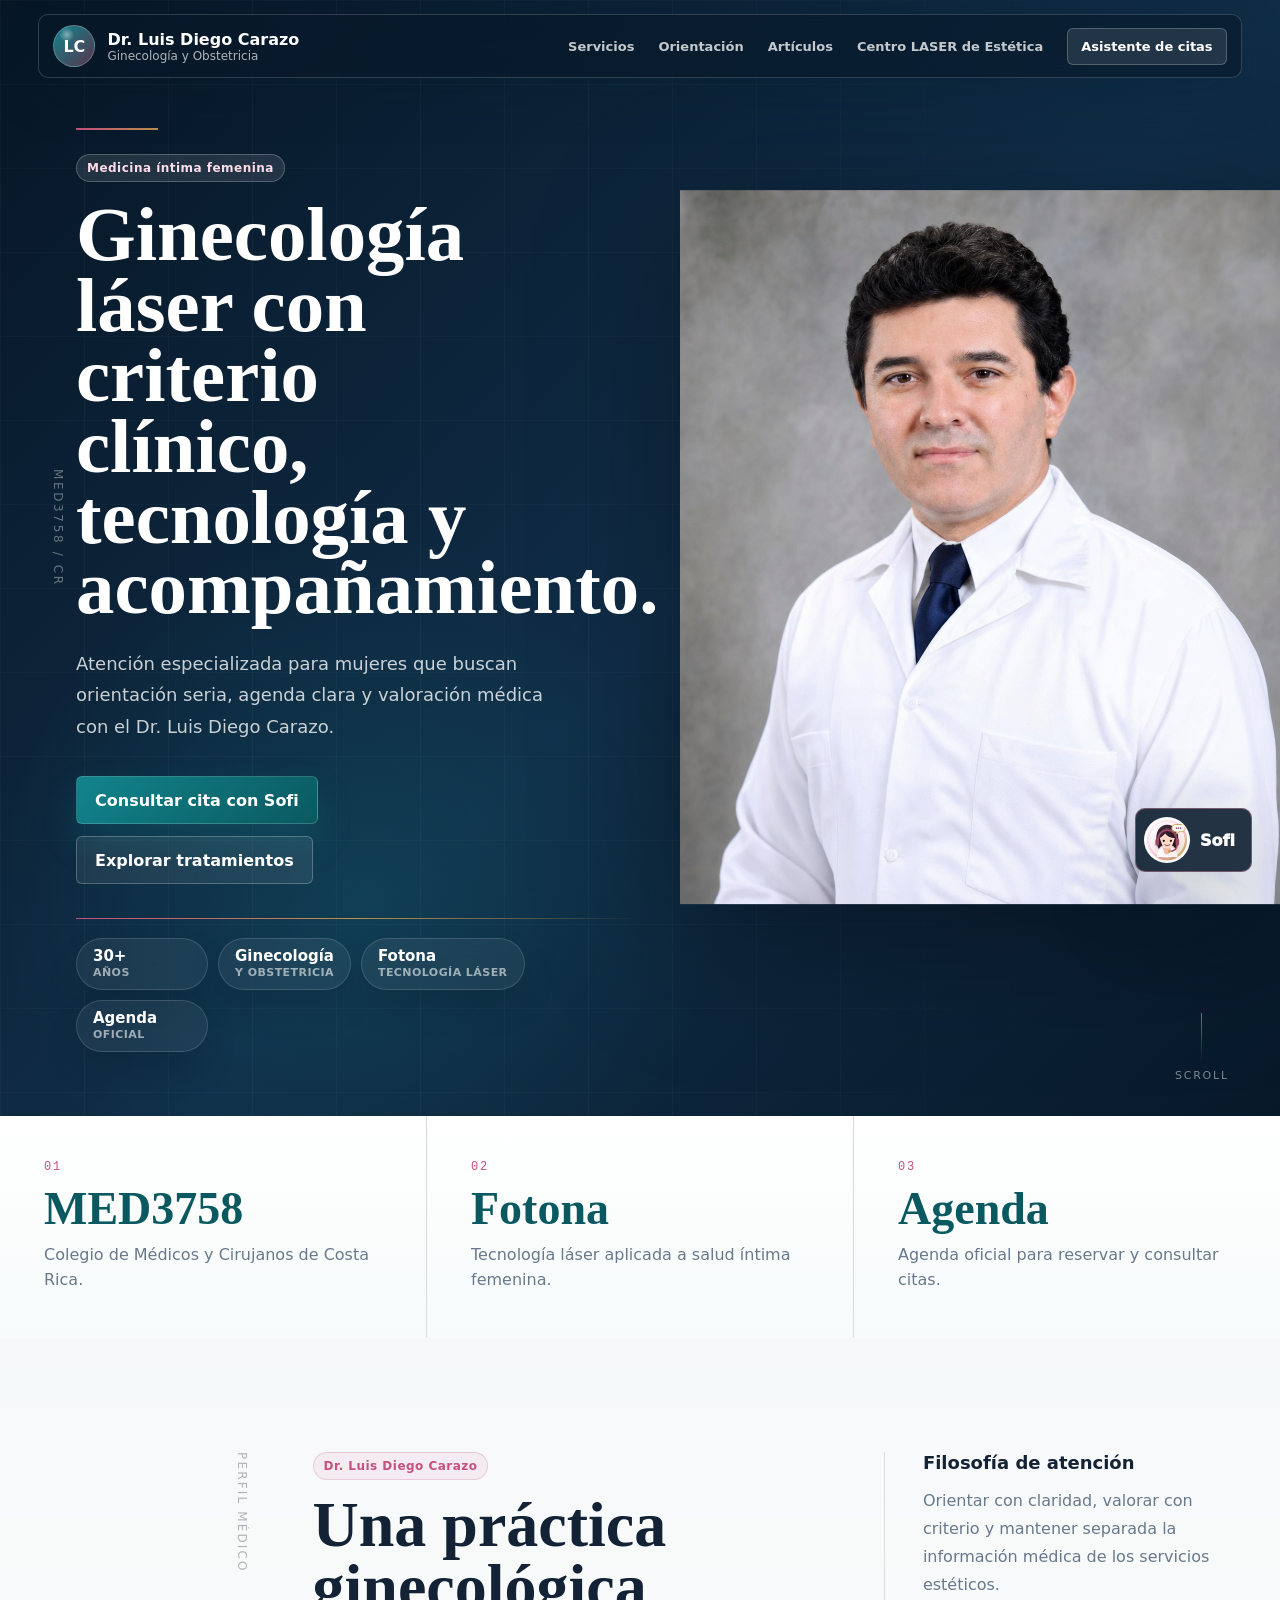
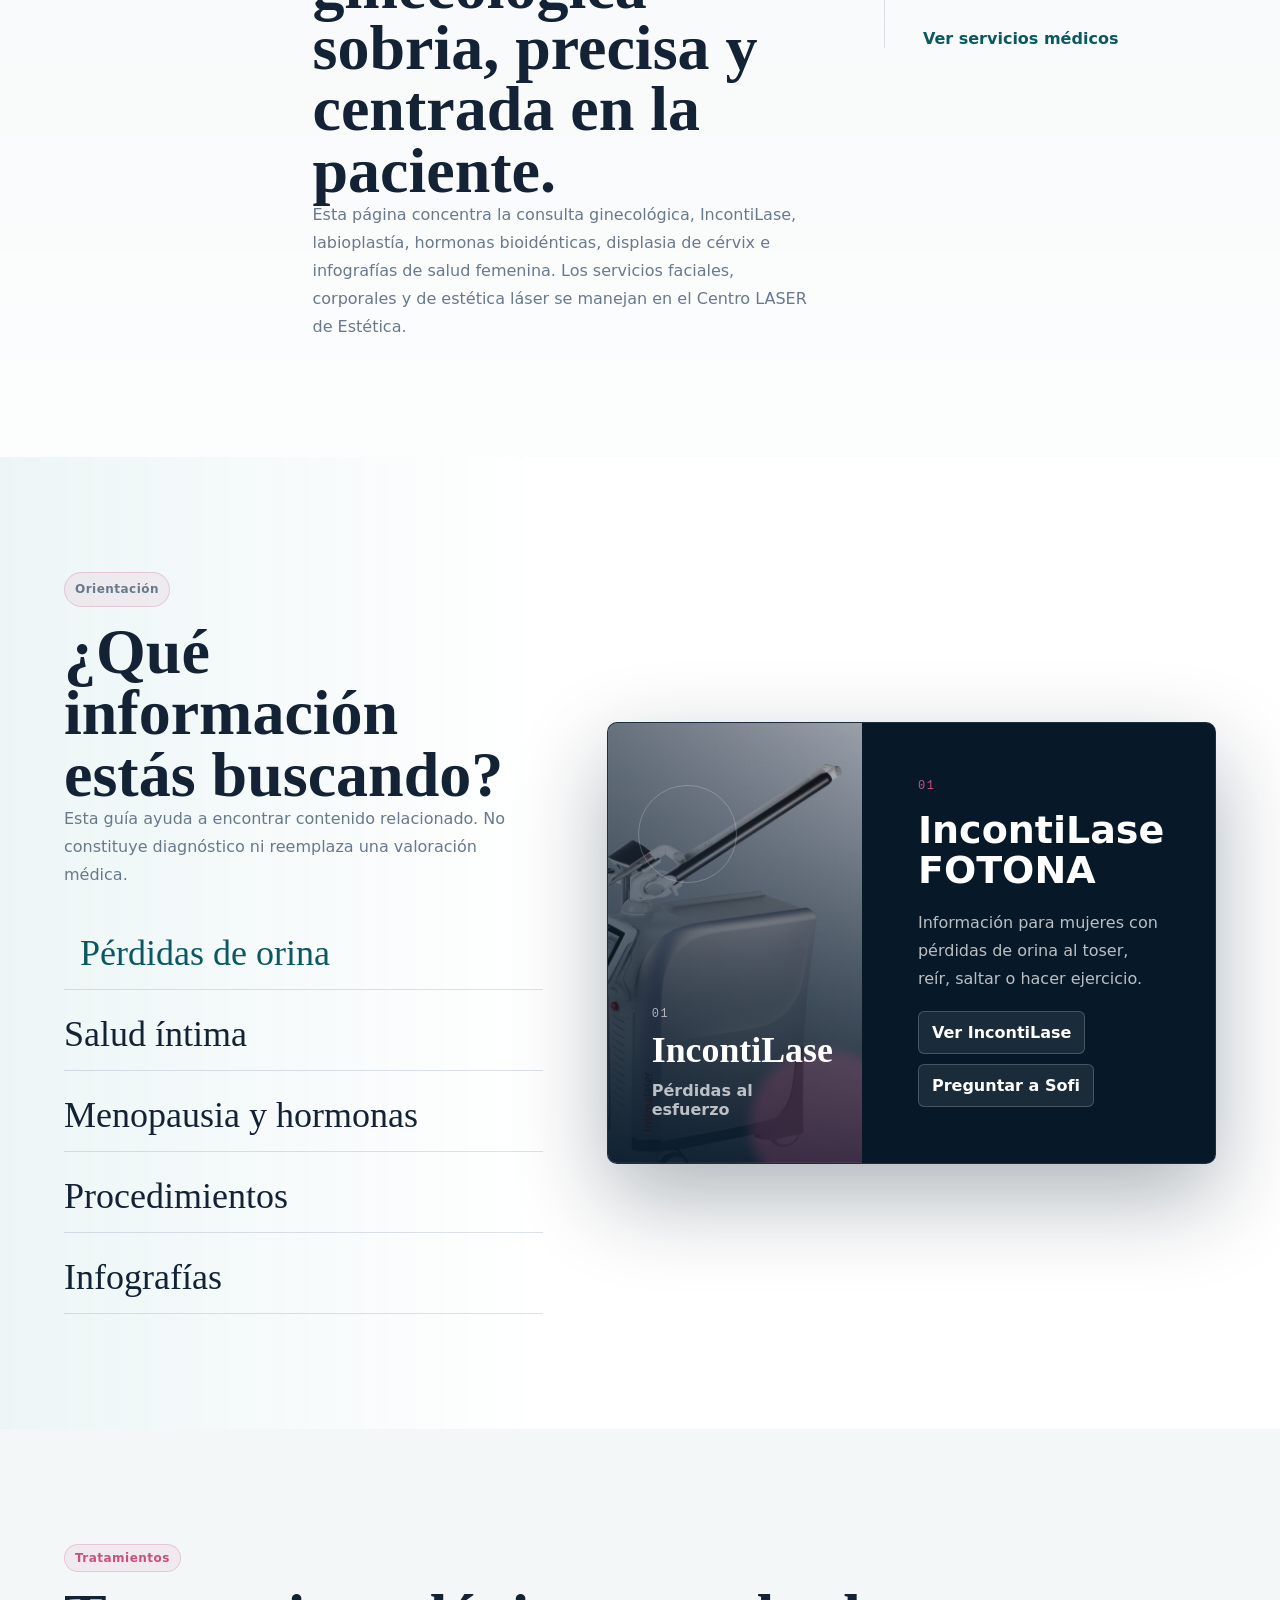
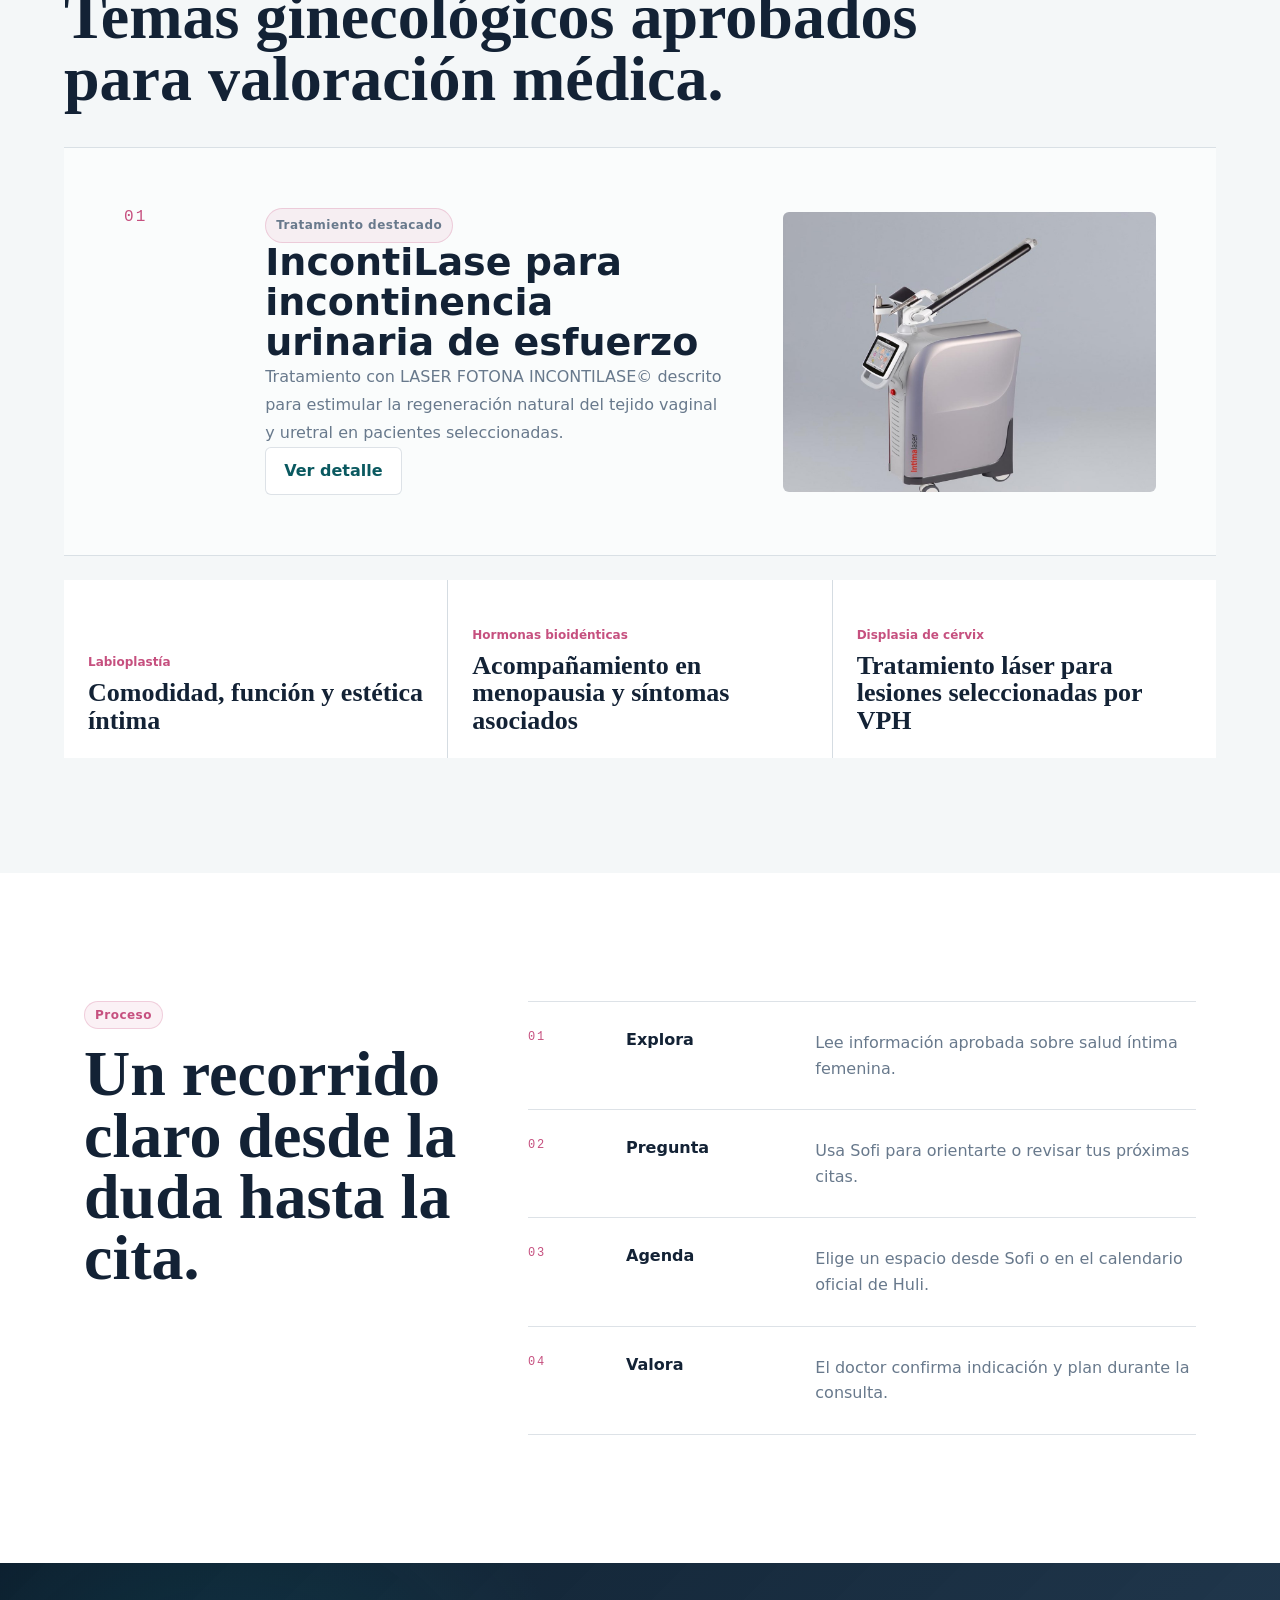
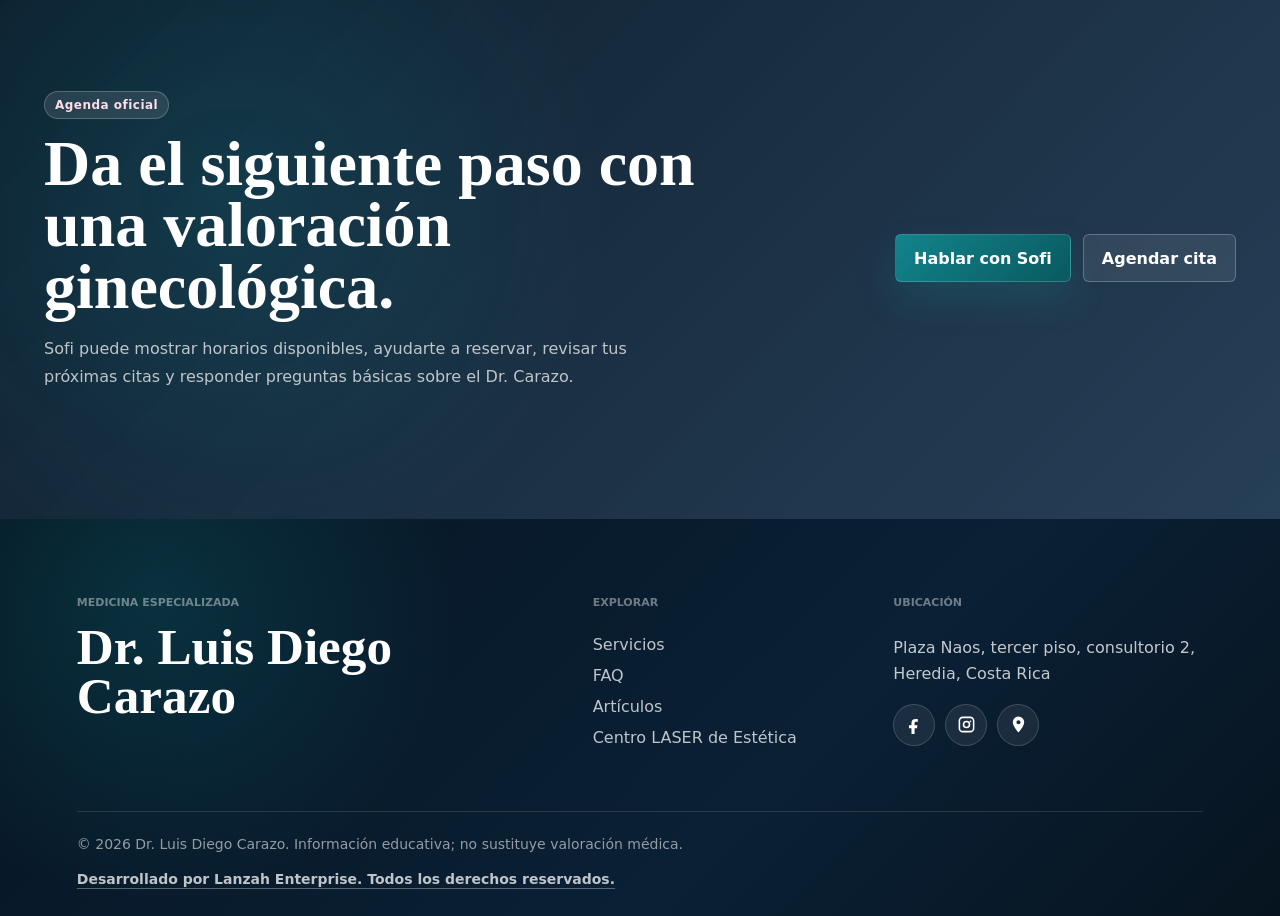
<file: index.html>
<!doctype html>
<html lang="es">
  <head>
    <meta charset="utf-8">
    <meta name="viewport" content="width=device-width, initial-scale=1">
    <meta name="description" content="Ginecología especializada del Dr. Luis Diego Carazo con tecnología láser, medicina íntima femenina y agenda oficial.">
    <title>Dr. Luis Diego Carazo | Ginecología Láser</title>
    <link rel="preconnect" href="https://images.unsplash.com">
    <link rel="stylesheet" href="styles.css?v=chat-date-1">
    <script defer src="app.js?v=nearest-slots-1"></script>
    <script type="application/ld+json">
      {
        "@context": "https://schema.org",
        "@type": "Physician",
        "name": "Dr. Luis Diego Carazo",
        "medicalSpecialty": "Gynecologic",
        "address": {
          "@type": "PostalAddress",
          "streetAddress": "Plaza Naos, tercer piso, consultorio 2",
          "addressLocality": "Heredia",
          "addressCountry": "CR"
        },
        "areaServed": "Costa Rica",
        "url": "https://dr-carazo-centro-laser.adminlanzah.workers.dev/"
      }
    </script>
  </head>
  <body class="brand-carazo">
    <header class="site-header">
      <a class="brand" href="index.html" aria-label="Ir al inicio">
        <span class="brand-mark">LC</span>
        <span>
          <strong>Dr. Luis Diego Carazo</strong>
          <small>Ginecología y Obstetricia</small>
        </span>
      </a>
      <button class="mobile-menu-toggle" id="mobile-menu-toggle" type="button" aria-expanded="false" aria-controls="main-nav" aria-label="Abrir menú">
        <span aria-hidden="true"></span>
        <span aria-hidden="true"></span>
      </button>
      <nav class="main-nav" id="main-nav" aria-label="Navegación principal">
        <div class="desktop-nav">
          <a href="ginecologia.html">Servicios</a>
          <a href="#necesidades">Orientación</a>
          <a href="articulos.html">Artículos</a>
          <a href="https://jennydelgadocentroesteticalaser.adminlanzah.workers.dev/">Centro LASER de Estética</a>
          <button class="nav-cta" type="button" data-open-chat>Asistente de citas</button>
        </div>
        <div class="mobile-menu-shell" aria-label="Menú móvil">
          <div class="mobile-menu-head">
            <div>
              <span class="brand-mark">LC</span>
              <strong>Dr. Carazo</strong>
              <small>Agenda y ginecología láser</small>
            </div>
            <button class="mobile-menu-close" type="button" data-close-menu aria-label="Cerrar menú">
              <span aria-hidden="true"></span>
              <span aria-hidden="true"></span>
            </button>
          </div>
          <button class="mobile-menu-cta" type="button" data-open-chat data-close-menu>
            <span>Agenda</span>
            <strong>Abrir asistente de citas</strong>
            <small>Consultar por cédula con Sofi</small>
          </button>
          <div class="mobile-menu-links">
            <a href="index.html" aria-current="page" data-close-menu><span>01</span><strong>Inicio</strong><small>Vista principal</small></a>
            <a href="ginecologia.html" data-close-menu><span>02</span><strong>Tratamientos</strong><small>Servicios ginecológicos</small></a>
            <a href="ginecologia.html#incontilase" data-close-menu><span>03</span><strong>Tecnología Fotona</strong><small>IncontiLase y láser</small></a>
            <a href="#necesidades" data-close-menu><span>04</span><strong>Orientación</strong><small>Buscar por necesidad</small></a>
            <a href="faq.html" data-close-menu><span>05</span><strong>FAQ</strong><small>Preguntas frecuentes</small></a>
            <a href="articulos.html" data-close-menu><span>06</span><strong>Artículos</strong><small>Lecturas aprobadas</small></a>
          </div>
          <div class="mobile-menu-secondary">
            <a href="https://jennydelgadocentroesteticalaser.adminlanzah.workers.dev/" data-close-menu>Centro LASER de Estética</a>
            <a href="https://widgets.hulilabs.com/es/doctor/calendars?wid=dc0&did=542" data-close-menu>Agendar cita</a>
          </div>
        </div>
      </nav>
    </header>

    <main id="inicio">
      <section class="medical-hero">
        <div class="hero-grid-lines" aria-hidden="true"></div>
        <div class="hero-kicker" aria-hidden="true">MED3758 / CR</div>
        <div class="hero-copy reveal">
          <p class="eyebrow">Medicina íntima femenina</p>
          <h1>
            <span class="desktop-title">Ginecología láser con criterio clínico, tecnología y acompañamiento.</span>
            <span class="mobile-title">Ginecología láser con criterio clínico.</span>
          </h1>
          <p>Atención especializada para mujeres que buscan orientación seria, agenda clara y valoración médica con el Dr. Luis Diego Carazo.</p>
          <div class="hero-actions">
            <button class="button primary" type="button" data-open-chat>Consultar cita con Sofi</button>
            <a class="button secondary-on-dark" href="ginecologia.html">Explorar tratamientos</a>
          </div>
        </div>
        <aside class="hero-proof reveal" aria-label="Credenciales principales">
          <span><strong>30+</strong><em>años</em></span>
          <span><strong>Ginecología</strong><em>y obstetricia</em></span>
          <span><strong>Fotona</strong><em>tecnología láser</em></span>
          <span><strong>Agenda</strong><em>oficial</em></span>
        </aside>
        <figure class="hero-portrait reveal">
          <img src="assets/dr-luis-diego-carazo-premium.png" alt="Dr. Luis Diego Carazo">
        </figure>
        <div class="scroll-cue" aria-hidden="true">
          <span></span>
          Scroll
        </div>
      </section>

      <section class="authority-ribbon" aria-label="Datos de confianza">
        <article>
          <span>01</span>
          <strong>MED3758</strong>
          <p>Colegio de Médicos y Cirujanos de Costa Rica.</p>
        </article>
        <article>
          <span>02</span>
          <strong>Fotona</strong>
          <p>Tecnología láser aplicada a salud íntima femenina.</p>
        </article>
        <article>
          <span>03</span>
          <strong>Agenda</strong>
          <p>Agenda oficial para reservar y consultar citas.</p>
        </article>
      </section>

      <section class="section editorial-profile">
        <div class="vertical-label">Perfil médico</div>
        <div class="profile-copy reveal">
          <p class="eyebrow">Dr. Luis Diego Carazo</p>
          <h2>Una práctica ginecológica sobria, precisa y centrada en la paciente.</h2>
          <p>Esta página concentra la consulta ginecológica, IncontiLase, labioplastía, hormonas bioidénticas, displasia de cérvix e infografías de salud femenina. Los servicios faciales, corporales y de estética láser se manejan en el Centro LASER de Estética.</p>
        </div>
        <div class="profile-aside reveal">
          <strong>Filosofía de atención</strong>
          <p>Orientar con claridad, valorar con criterio y mantener separada la información médica de los servicios estéticos.</p>
          <a class="text-link" href="ginecologia.html">Ver servicios médicos</a>
        </div>
      </section>

      <section class="section need-finder" id="necesidades">
        <div class="finder-copy reveal">
          <p class="eyebrow">Orientación</p>
          <h2>¿Qué información estás buscando?</h2>
          <p>Esta guía ayuda a encontrar contenido relacionado. No constituye diagnóstico ni reemplaza una valoración médica.</p>
          <div class="need-tabs" role="tablist" aria-label="Necesidades frecuentes">
            <button class="is-active" type="button" data-need="orina">Pérdidas de orina</button>
            <button type="button" data-need="intima">Salud íntima</button>
            <button type="button" data-need="hormonas">Menopausia y hormonas</button>
            <button type="button" data-need="procedimientos">Procedimientos</button>
            <button type="button" data-need="general">Infografías</button>
          </div>
        </div>
        <article class="need-stage reveal" id="need-stage" aria-live="polite">
          <figure class="need-visual need-visual-orina" id="need-visual" role="img" aria-label="Resumen visual para IncontiLase">
            <span>01</span>
            <strong>IncontiLase</strong>
            <em>Pérdidas al esfuerzo</em>
          </figure>
          <div>
            <span id="need-count">01</span>
            <h3 id="need-title">IncontiLase FOTONA</h3>
            <p id="need-copy">Información para mujeres con pérdidas de orina al toser, reír, saltar o hacer ejercicio.</p>
            <div class="need-links" id="need-links">
              <a href="ginecologia.html#incontilase">Ver IncontiLase</a>
              <button type="button" data-open-chat>Preguntar a Sofi</button>
            </div>
          </div>
        </article>
      </section>

      <section class="section treatment-editorial" id="servicios">
        <div class="section-heading reveal">
          <p class="eyebrow">Tratamientos</p>
          <h2>Temas ginecológicos aprobados para valoración médica.</h2>
        </div>
        <article class="featured-treatment-row reveal">
          <span class="editorial-number">01</span>
          <div>
            <p class="eyebrow">Tratamiento destacado</p>
            <h3>IncontiLase para incontinencia urinaria de esfuerzo</h3>
            <p>Tratamiento con LASER FOTONA INCONTILASE© descrito para estimular la regeneración natural del tejido vaginal y uretral en pacientes seleccionadas.</p>
            <a class="button secondary" href="ginecologia.html#incontilase">Ver detalle</a>
          </div>
          <img src="assets/incontilase-fotona-system.jpg" alt="Equipo Fotona utilizado para IncontiLase">
        </article>
        <div class="treatment-list reveal">
          <a href="ginecologia.html#procedimientos"><span>Labioplastía</span><strong>Comodidad, función y estética íntima</strong></a>
          <a href="ginecologia.html#procedimientos"><span>Hormonas bioidénticas</span><strong>Acompañamiento en menopausia y síntomas asociados</strong></a>
          <a href="ginecologia.html#procedimientos"><span>Displasia de cérvix</span><strong>Tratamiento láser para lesiones seleccionadas por VPH</strong></a>
        </div>
      </section>

      <section class="care-journey">
        <div class="journey-sticky reveal">
          <p class="eyebrow">Proceso</p>
          <h2>Un recorrido claro desde la duda hasta la cita.</h2>
        </div>
        <ol class="journey-steps reveal">
          <li><span>01</span><strong>Explora</strong><p>Lee información aprobada sobre salud íntima femenina.</p></li>
          <li><span>02</span><strong>Pregunta</strong><p>Usa Sofi para orientarte o revisar tus próximas citas.</p></li>
          <li><span>03</span><strong>Agenda</strong><p>Elige un espacio desde Sofi o en el calendario oficial de Huli.</p></li>
          <li><span>04</span><strong>Valora</strong><p>El doctor confirma indicación y plan durante la consulta.</p></li>
        </ol>
      </section>

      <section class="closing-scene">
        <div>
          <p class="eyebrow">Agenda oficial</p>
          <h2>Da el siguiente paso con una valoración ginecológica.</h2>
          <p>Sofi puede mostrar horarios disponibles, ayudarte a reservar, revisar tus próximas citas y responder preguntas básicas sobre el Dr. Carazo.</p>
        </div>
        <div class="hero-actions">
          <button class="button primary" type="button" data-open-chat>Hablar con Sofi</button>
          <a class="button secondary-on-dark" href="https://widgets.hulilabs.com/es/doctor/calendars?wid=dc0&did=542">Agendar cita</a>
        </div>
      </section>
    </main>

    <div class="mobile-bottom-bar" aria-label="Acción rápida">
      <button type="button" data-open-chat>
        <span>Chat de citas</span>
        <strong>Sofi</strong>
      </button>
    </div>

    <footer class="brand-footer">
      <div class="footer-brand">
        <span>Medicina especializada</span>
        <strong>Dr. Luis Diego Carazo</strong>
      </div>
      <nav class="footer-links" aria-label="Navegación secundaria">
        <span>Explorar</span>
        <a href="ginecologia.html">Servicios</a>
        <a href="faq.html">FAQ</a>
        <a href="articulos.html">Artículos</a>
        <a href="https://jennydelgadocentroesteticalaser.adminlanzah.workers.dev/">Centro LASER de Estética</a>
      </nav>
      <div class="footer-contact">
        <span>Ubicación</span>
        <address>Plaza Naos, tercer piso, consultorio 2, Heredia, Costa Rica</address>
        <div class="footer-socials" aria-label="Enlaces sociales y ubicación">
          <a class="social-link" href="https://www.facebook.com/" target="_blank" rel="noopener" aria-label="Facebook del Dr. Luis Diego Carazo">
            <svg viewBox="0 0 24 24" aria-hidden="true"><path d="M14 8.5h2.2V5.1c-.4-.1-1.6-.2-3-.2-3 0-5 1.8-5 5.1v2.9H5v3.8h3.2V24h3.9v-7.3h3.1l.5-3.8h-3.6v-2.5c0-1.1.3-1.9 1.9-1.9Z"/></svg>
          </a>
          <a class="social-link" href="https://www.instagram.com/" target="_blank" rel="noopener" aria-label="Instagram del Dr. Luis Diego Carazo">
            <svg viewBox="0 0 24 24" aria-hidden="true"><path d="M7.4 2h9.2A5.4 5.4 0 0 1 22 7.4v9.2a5.4 5.4 0 0 1-5.4 5.4H7.4A5.4 5.4 0 0 1 2 16.6V7.4A5.4 5.4 0 0 1 7.4 2Zm0 2A3.4 3.4 0 0 0 4 7.4v9.2A3.4 3.4 0 0 0 7.4 20h9.2a3.4 3.4 0 0 0 3.4-3.4V7.4A3.4 3.4 0 0 0 16.6 4H7.4Zm4.6 3.2a4.8 4.8 0 1 1 0 9.6 4.8 4.8 0 0 1 0-9.6Zm0 2a2.8 2.8 0 1 0 0 5.6 2.8 2.8 0 0 0 0-5.6Zm5-2.3a1.1 1.1 0 1 1 0 2.2 1.1 1.1 0 0 1 0-2.2Z"/></svg>
          </a>
          <a class="social-link" href="https://www.google.com/maps/search/?api=1&amp;query=Plaza%20Naos%2C%20Tercer%20piso%2C%20consultorio%202%2C%20Heredia%2C%20Costa%20Rica" target="_blank" rel="noopener" aria-label="Abrir ubicación en Google Maps">
            <svg viewBox="0 0 24 24" aria-hidden="true"><path d="M12 2a7.2 7.2 0 0 1 7.2 7.2c0 5.2-7.2 12.8-7.2 12.8S4.8 14.4 4.8 9.2A7.2 7.2 0 0 1 12 2Zm0 4.6a2.6 2.6 0 1 0 0 5.2 2.6 2.6 0 0 0 0-5.2Z"/></svg>
          </a>
        </div>
      </div>
      <div class="footer-bottom">
        <small>&copy; 2026 Dr. Luis Diego Carazo. Información educativa; no sustituye valoración médica.</small>
        <a class="developer-credit" href="https://lanzahcr.com" target="_blank" rel="noopener">Desarrollado por Lanzah Enterprise. Todos los derechos reservados.</a>
      </div>
    </footer>
  </body>
</html>
</file>
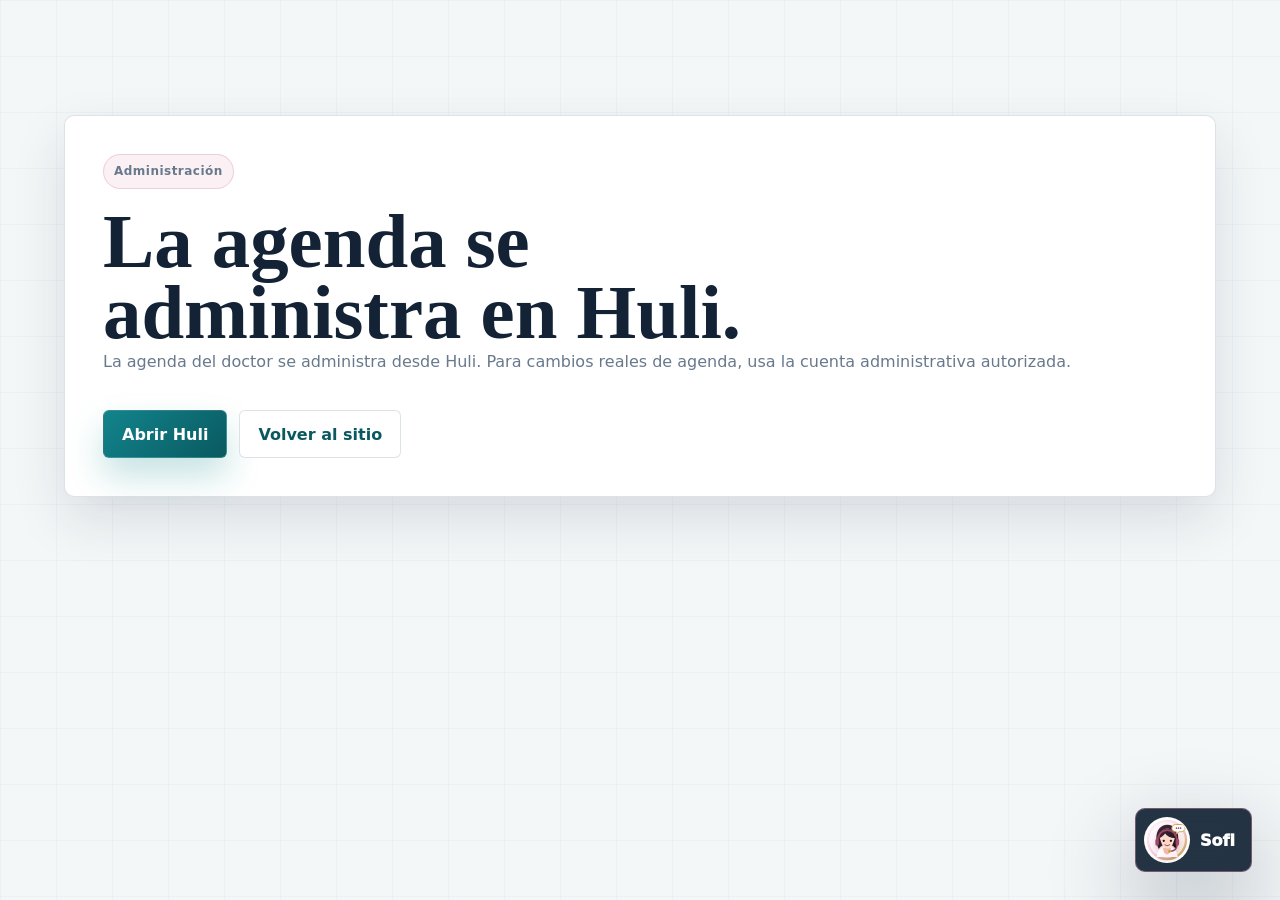
<file: admin.html>
<!doctype html>
<html lang="es">
  <head>
    <meta charset="utf-8">
    <meta name="viewport" content="width=device-width, initial-scale=1">
    <title>Administración | Dr. Luis Diego Carazo</title>
    <link rel="stylesheet" href="styles.css?v=approved-content-1">
    <script defer src="app.js"></script>
  </head>
  <body>
    <main class="section">
      <div class="handoff-panel">
        <p class="eyebrow">Administración</p>
        <h1>La agenda se administra en Huli.</h1>
        <p>La agenda del doctor se administra desde Huli. Para cambios reales de agenda, usa la cuenta administrativa autorizada.</p>
        <div class="hero-actions">
          <a class="button primary" href="https://www.hulihealth.com/">Abrir Huli</a>
          <a class="button secondary" href="index.html">Volver al sitio</a>
        </div>
      </div>
    </main>
  </body>
</html>
</file>
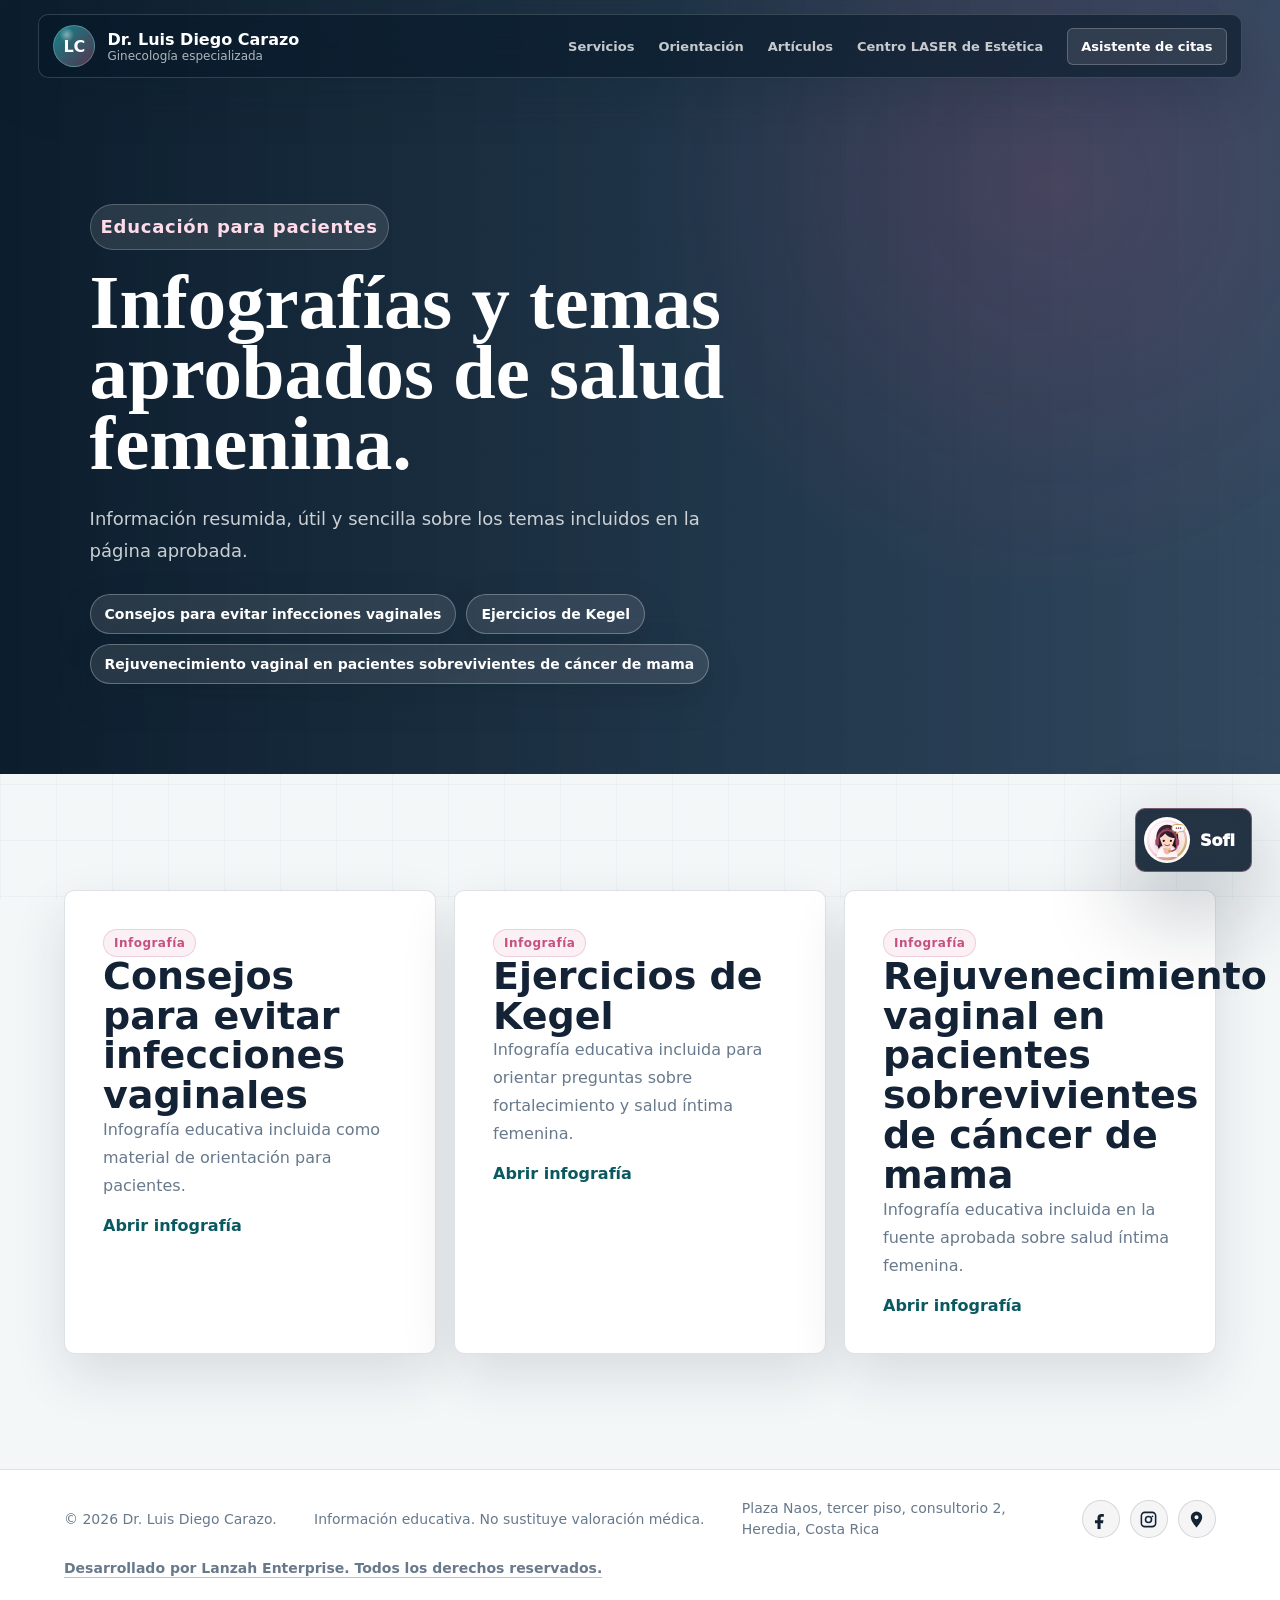
<file: articulos.html>
<!doctype html>
<html lang="es">
  <head>
    <meta charset="utf-8">
    <meta name="viewport" content="width=device-width, initial-scale=1">
    <meta name="description" content="Artículos educativos sobre ginecología láser, IncontiLase, hormonas bioidénticas y salud íntima femenina.">
    <title>Artículos | Dr. Luis Diego Carazo</title>
    <link rel="stylesheet" href="styles.css?v=chat-date-1">
    <script defer src="app.js?v=nearest-slots-1"></script>
  </head>
  <body>
    <header class="site-header">
      <a class="brand" href="index.html" aria-label="Ir al inicio">
        <span class="brand-mark">LC</span>
        <span>
          <strong>Dr. Luis Diego Carazo</strong>
          <small>Ginecología especializada</small>
        </span>
      </a>
      <button class="mobile-menu-toggle" id="mobile-menu-toggle" type="button" aria-expanded="false" aria-controls="main-nav" aria-label="Abrir menú">
        <span aria-hidden="true"></span>
        <span aria-hidden="true"></span>
      </button>
      <nav class="main-nav" id="main-nav" aria-label="Navegación principal">
        <div class="desktop-nav">
          <a href="ginecologia.html">Servicios</a>
          <a href="index.html#necesidades">Orientación</a>
          <a href="articulos.html">Artículos</a>
          <a href="https://jennydelgadocentroesteticalaser.adminlanzah.workers.dev/">Centro LASER de Estética</a>
          <button class="nav-cta" type="button" data-open-chat>Asistente de citas</button>
        </div>
        <div class="mobile-menu-shell" aria-label="Menú móvil">
          <div class="mobile-menu-head">
            <div>
              <span class="brand-mark">LC</span>
              <strong>Dr. Carazo</strong>
              <small>Agenda y ginecología láser</small>
            </div>
            <button class="mobile-menu-close" type="button" data-close-menu aria-label="Cerrar menú">
              <span aria-hidden="true"></span>
              <span aria-hidden="true"></span>
            </button>
          </div>
          <button class="mobile-menu-cta" type="button" data-open-chat data-close-menu>
            <span>Agenda</span>
            <strong>Abrir asistente de citas</strong>
            <small>Consultar por cédula con Sofi</small>
          </button>
          <div class="mobile-menu-links">
            <a href="index.html" data-close-menu><span>01</span><strong>Inicio</strong><small>Vista principal</small></a>
            <a href="ginecologia.html" data-close-menu><span>02</span><strong>Tratamientos</strong><small>Servicios ginecológicos</small></a>
            <a href="ginecologia.html#incontilase" data-close-menu><span>03</span><strong>Tecnología Fotona</strong><small>IncontiLase y láser</small></a>
            <a href="index.html#necesidades" data-close-menu><span>04</span><strong>Orientación</strong><small>Buscar por necesidad</small></a>
            <a href="faq.html" data-close-menu><span>05</span><strong>FAQ</strong><small>Preguntas frecuentes</small></a>
            <a href="articulos.html" aria-current="page" data-close-menu><span>06</span><strong>Artículos</strong><small>Lecturas aprobadas</small></a>
          </div>
          <div class="mobile-menu-secondary">
            <a href="https://jennydelgadocentroesteticalaser.adminlanzah.workers.dev/" data-close-menu>Centro LASER de Estética</a>
            <a href="https://widgets.hulilabs.com/es/doctor/calendars?wid=dc0&did=542" data-close-menu>Agendar cita</a>
          </div>
        </div>
      </nav>
    </header>

    <main>
      <section class="detail-hero compact">
        <div>
          <p class="eyebrow">Educación para pacientes</p>
          <h1>Infografías y temas aprobados de salud femenina.</h1>
          <p>Información resumida, útil y sencilla sobre los temas incluidos en la página aprobada.</p>
          <div class="topic-jump-list" aria-label="Infografías disponibles">
            <a href="#infecciones-vaginales">Consejos para evitar infecciones vaginales</a>
            <a href="#ejercicios-kegel">Ejercicios de Kegel</a>
            <a href="#rejuvenecimiento-cancer-mama">Rejuvenecimiento vaginal en pacientes sobrevivientes de cáncer de mama</a>
          </div>
        </div>
      </section>

      <section class="section article-grid">
        <article class="article-card" id="infecciones-vaginales">
          <span class="tag">Infografía</span>
          <h3>Consejos para evitar infecciones vaginales</h3>
          <p>Infografía educativa incluida como material de orientación para pacientes.</p>
          <a class="text-link" href="https://postimg.cc/mc8zbqSx" target="_blank" rel="noopener">Abrir infografía</a>
        </article>
        <article class="article-card" id="ejercicios-kegel">
          <span class="tag">Infografía</span>
          <h3>Ejercicios de Kegel</h3>
          <p>Infografía educativa incluida para orientar preguntas sobre fortalecimiento y salud íntima femenina.</p>
          <a class="text-link" href="https://postimg.cc/svhTvP8m" target="_blank" rel="noopener">Abrir infografía</a>
        </article>
        <article class="article-card" id="rejuvenecimiento-cancer-mama">
          <span class="tag">Infografía</span>
          <h3>Rejuvenecimiento vaginal en pacientes sobrevivientes de cáncer de mama</h3>
          <p>Infografía educativa incluida en la fuente aprobada sobre salud íntima femenina.</p>
          <a class="text-link" href="https://postimg.cc/yJQmfWt1" target="_blank" rel="noopener">Abrir infografía</a>
        </article>
      </section>
    </main>

    <footer class="site-footer">
      <p>&copy; 2026 Dr. Luis Diego Carazo.</p>
      <p>Información educativa. No sustituye valoración médica.</p>
      <address>Plaza Naos, tercer piso, consultorio 2, Heredia, Costa Rica</address>
      <div class="footer-socials site-footer-socials" aria-label="Enlaces sociales y ubicación">
        <a class="social-link" href="https://www.facebook.com/" target="_blank" rel="noopener" aria-label="Facebook del Dr. Luis Diego Carazo"><svg viewBox="0 0 24 24" aria-hidden="true"><path d="M14 8.5h2.2V5.1c-.4-.1-1.6-.2-3-.2-3 0-5 1.8-5 5.1v2.9H5v3.8h3.2V24h3.9v-7.3h3.1l.5-3.8h-3.6v-2.5c0-1.1.3-1.9 1.9-1.9Z"/></svg></a>
        <a class="social-link" href="https://www.instagram.com/" target="_blank" rel="noopener" aria-label="Instagram del Dr. Luis Diego Carazo"><svg viewBox="0 0 24 24" aria-hidden="true"><path d="M7.4 2h9.2A5.4 5.4 0 0 1 22 7.4v9.2a5.4 5.4 0 0 1-5.4 5.4H7.4A5.4 5.4 0 0 1 2 16.6V7.4A5.4 5.4 0 0 1 7.4 2Zm0 2A3.4 3.4 0 0 0 4 7.4v9.2A3.4 3.4 0 0 0 7.4 20h9.2a3.4 3.4 0 0 0 3.4-3.4V7.4A3.4 3.4 0 0 0 16.6 4H7.4Zm4.6 3.2a4.8 4.8 0 1 1 0 9.6 4.8 4.8 0 0 1 0-9.6Zm0 2a2.8 2.8 0 1 0 0 5.6 2.8 2.8 0 0 0 0-5.6Zm5-2.3a1.1 1.1 0 1 1 0 2.2 1.1 1.1 0 0 1 0-2.2Z"/></svg></a>
        <a class="social-link" href="https://www.google.com/maps/search/?api=1&amp;query=Plaza%20Naos%2C%20Tercer%20piso%2C%20consultorio%202%2C%20Heredia%2C%20Costa%20Rica" target="_blank" rel="noopener" aria-label="Abrir ubicación en Google Maps"><svg viewBox="0 0 24 24" aria-hidden="true"><path d="M12 2a7.2 7.2 0 0 1 7.2 7.2c0 5.2-7.2 12.8-7.2 12.8S4.8 14.4 4.8 9.2A7.2 7.2 0 0 1 12 2Zm0 4.6a2.6 2.6 0 1 0 0 5.2 2.6 2.6 0 0 0 0-5.2Z"/></svg></a>
      </div>
      <p><a class="developer-credit" href="https://lanzahcr.com" target="_blank" rel="noopener">Desarrollado por Lanzah Enterprise. Todos los derechos reservados.</a></p>
    </footer>
  </body>
</html>
</file>
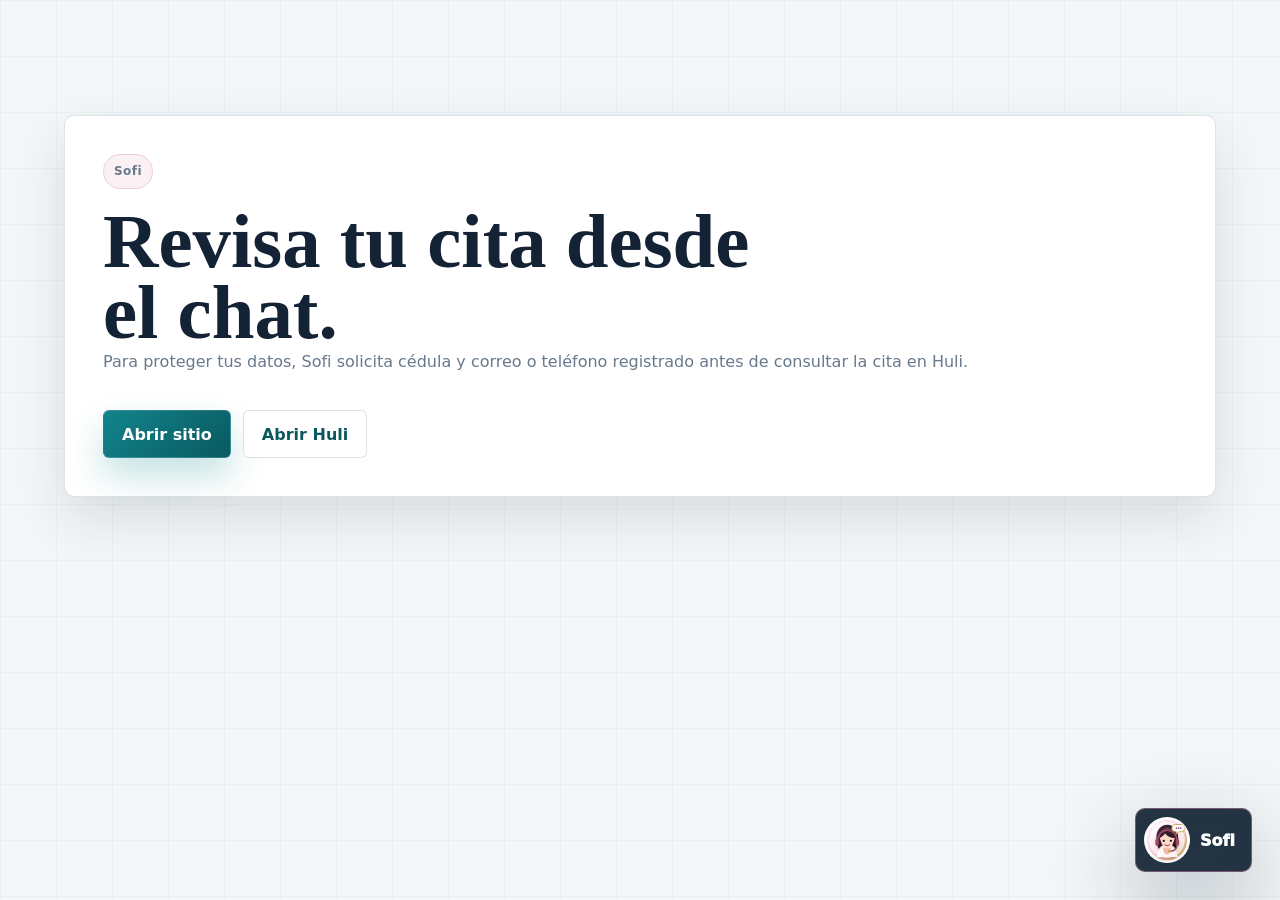
<file: citas.html>
<!doctype html>
<html lang="es">
  <head>
    <meta charset="utf-8">
    <meta name="viewport" content="width=device-width, initial-scale=1">
    <title>Revisar Cita | Dr. Luis Diego Carazo</title>
    <link rel="stylesheet" href="styles.css?v=approved-content-1">
    <script defer src="app.js"></script>
  </head>
  <body>
    <main class="section">
      <div class="handoff-panel">
        <p class="eyebrow">Sofi</p>
        <h1>Revisa tu cita desde el chat.</h1>
        <p>Para proteger tus datos, Sofi solicita cédula y correo o teléfono registrado antes de consultar la cita en Huli.</p>
        <div class="hero-actions">
          <a class="button primary" href="index.html">Abrir sitio</a>
          <a class="button secondary" href="https://widgets.hulilabs.com/es/doctor/calendars?wid=dc0&did=542">Abrir Huli</a>
        </div>
      </div>
    </main>
  </body>
</html>
</file>
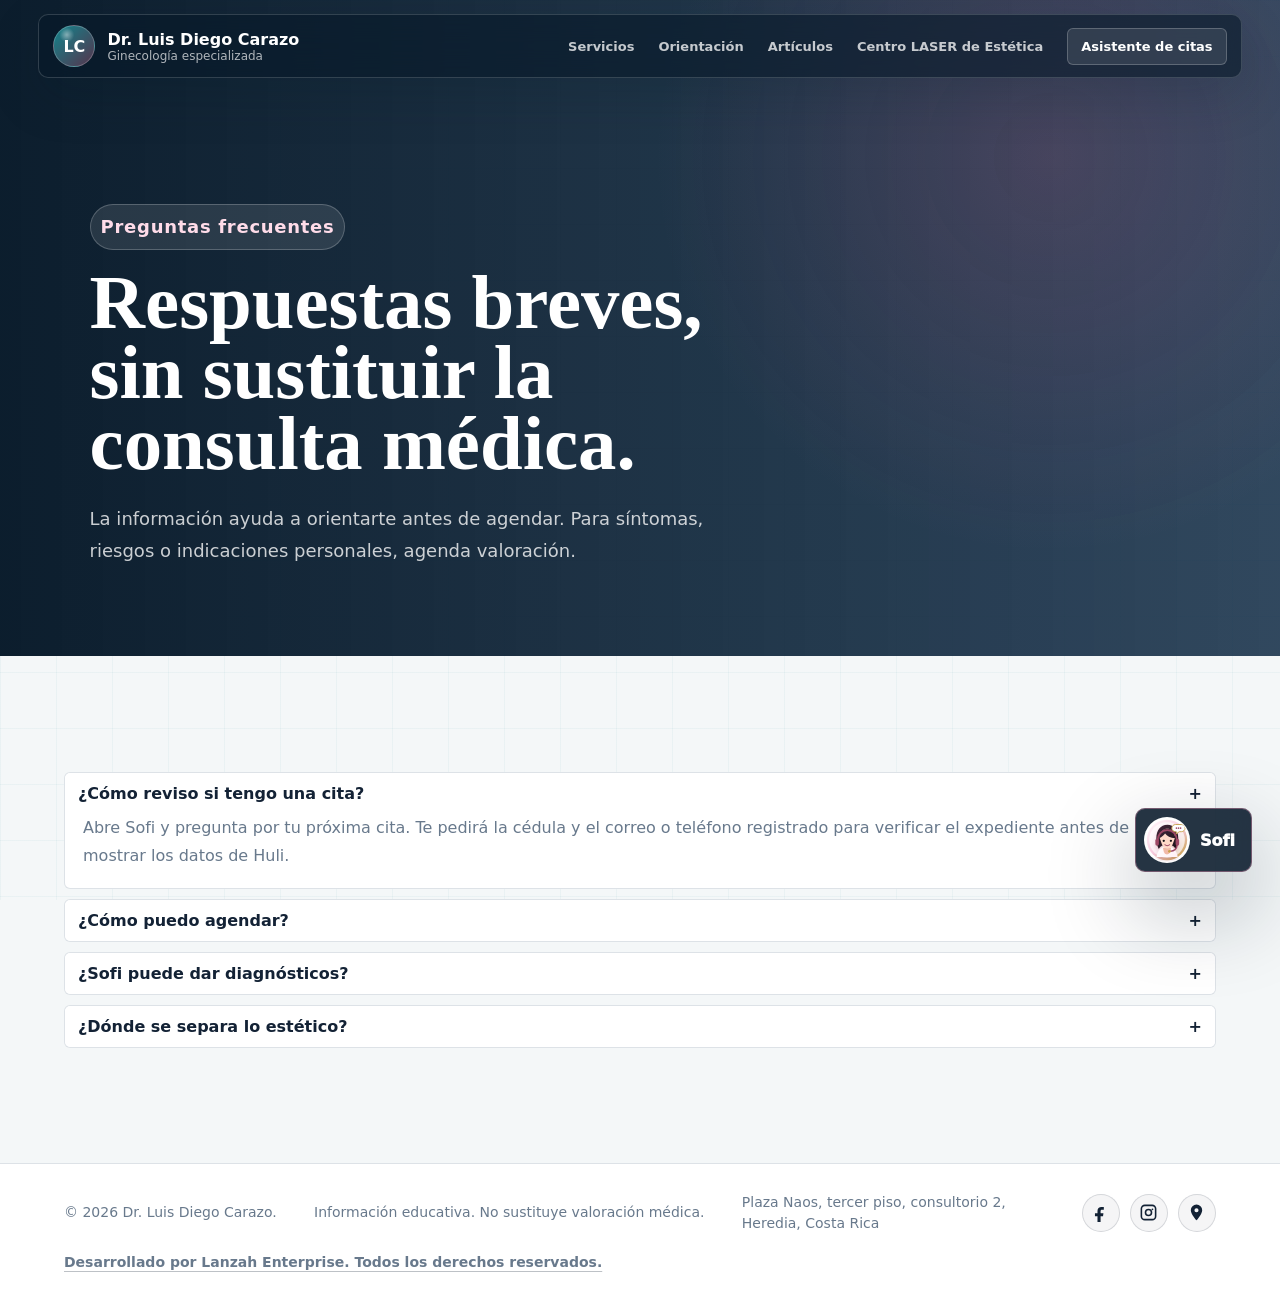
<file: faq.html>
<!doctype html>
<html lang="es">
  <head>
    <meta charset="utf-8">
    <meta name="viewport" content="width=device-width, initial-scale=1">
    <meta name="description" content="Preguntas frecuentes sobre servicios ginecológicos del Dr. Luis Diego Carazo y agenda oficial.">
    <title>FAQ | Dr. Luis Diego Carazo</title>
    <link rel="stylesheet" href="styles.css?v=chat-date-1">
    <script defer src="app.js?v=nearest-slots-1"></script>
  </head>
  <body>
    <header class="site-header">
      <a class="brand" href="index.html" aria-label="Ir al inicio">
        <span class="brand-mark">LC</span>
        <span>
          <strong>Dr. Luis Diego Carazo</strong>
          <small>Ginecología especializada</small>
        </span>
      </a>
      <button class="mobile-menu-toggle" id="mobile-menu-toggle" type="button" aria-expanded="false" aria-controls="main-nav" aria-label="Abrir menú">
        <span aria-hidden="true"></span>
        <span aria-hidden="true"></span>
      </button>
      <nav class="main-nav" id="main-nav" aria-label="Navegación principal">
        <div class="desktop-nav">
          <a href="ginecologia.html">Servicios</a>
          <a href="index.html#necesidades">Orientación</a>
          <a href="articulos.html">Artículos</a>
          <a href="https://jennydelgadocentroesteticalaser.adminlanzah.workers.dev/">Centro LASER de Estética</a>
          <button class="nav-cta" type="button" data-open-chat>Asistente de citas</button>
        </div>
        <div class="mobile-menu-shell" aria-label="Menú móvil">
          <div class="mobile-menu-head">
            <div>
              <span class="brand-mark">LC</span>
              <strong>Dr. Carazo</strong>
              <small>Agenda y ginecología láser</small>
            </div>
            <button class="mobile-menu-close" type="button" data-close-menu aria-label="Cerrar menú">
              <span aria-hidden="true"></span>
              <span aria-hidden="true"></span>
            </button>
          </div>
          <button class="mobile-menu-cta" type="button" data-open-chat data-close-menu>
            <span>Agenda</span>
            <strong>Abrir asistente de citas</strong>
            <small>Consultar por cédula con Sofi</small>
          </button>
          <div class="mobile-menu-links">
            <a href="index.html" data-close-menu><span>01</span><strong>Inicio</strong><small>Vista principal</small></a>
            <a href="ginecologia.html" data-close-menu><span>02</span><strong>Tratamientos</strong><small>Servicios ginecológicos</small></a>
            <a href="ginecologia.html#incontilase" data-close-menu><span>03</span><strong>Tecnología Fotona</strong><small>IncontiLase y láser</small></a>
            <a href="index.html#necesidades" data-close-menu><span>04</span><strong>Orientación</strong><small>Buscar por necesidad</small></a>
            <a href="faq.html" aria-current="page" data-close-menu><span>05</span><strong>FAQ</strong><small>Preguntas frecuentes</small></a>
            <a href="articulos.html" data-close-menu><span>06</span><strong>Artículos</strong><small>Lecturas aprobadas</small></a>
          </div>
          <div class="mobile-menu-secondary">
            <a href="https://jennydelgadocentroesteticalaser.adminlanzah.workers.dev/" data-close-menu>Centro LASER de Estética</a>
            <a href="https://widgets.hulilabs.com/es/doctor/calendars?wid=dc0&did=542" data-close-menu>Agendar cita</a>
          </div>
        </div>
      </nav>
    </header>

    <main>
      <section class="detail-hero compact">
        <div>
          <p class="eyebrow">Preguntas frecuentes</p>
          <h1>Respuestas breves, sin sustituir la consulta médica.</h1>
          <p>La información ayuda a orientarte antes de agendar. Para síntomas, riesgos o indicaciones personales, agenda valoración.</p>
        </div>
      </section>

      <section class="section">
        <div class="faq-list">
          <article class="faq-item" data-open>
            <button class="faq-question" type="button" data-faq>¿Cómo reviso si tengo una cita? <span>+</span></button>
            <div class="faq-answer">Abre Sofi y pregunta por tu próxima cita. Te pedirá la cédula y el correo o teléfono registrado para verificar el expediente antes de mostrar los datos de Huli.</div>
          </article>
          <article class="faq-item">
            <button class="faq-question" type="button" data-faq>¿Cómo puedo agendar? <span>+</span></button>
            <div class="faq-answer">Sofi puede mostrar horarios disponibles en Huli y guiarte para reservar desde el chat. También puedes abrir el calendario oficial.</div>
          </article>
          <article class="faq-item">
            <button class="faq-question" type="button" data-faq>¿Sofi puede dar diagnósticos? <span>+</span></button>
            <div class="faq-answer">No. Sofi solo responde información aprobada del sitio y datos básicos de agenda. Cualquier decisión clínica requiere consulta con el doctor.</div>
          </article>
          <article class="faq-item">
            <button class="faq-question" type="button" data-faq>¿Dónde se separa lo estético? <span>+</span></button>
            <div class="faq-answer">La página del Dr. Carazo conserva consulta ginecológica, IncontiLase, labioplastía, hormonas bioidénticas, displasia de cérvix e infografías. Los servicios faciales, corporales y de estética láser se manejan en el Centro LASER de Estética.</div>
          </article>
        </div>
      </section>
    </main>

    <footer class="site-footer">
      <p>&copy; 2026 Dr. Luis Diego Carazo.</p>
      <p>Información educativa. No sustituye valoración médica.</p>
      <address>Plaza Naos, tercer piso, consultorio 2, Heredia, Costa Rica</address>
      <div class="footer-socials site-footer-socials" aria-label="Enlaces sociales y ubicación">
        <a class="social-link" href="https://www.facebook.com/" target="_blank" rel="noopener" aria-label="Facebook del Dr. Luis Diego Carazo"><svg viewBox="0 0 24 24" aria-hidden="true"><path d="M14 8.5h2.2V5.1c-.4-.1-1.6-.2-3-.2-3 0-5 1.8-5 5.1v2.9H5v3.8h3.2V24h3.9v-7.3h3.1l.5-3.8h-3.6v-2.5c0-1.1.3-1.9 1.9-1.9Z"/></svg></a>
        <a class="social-link" href="https://www.instagram.com/" target="_blank" rel="noopener" aria-label="Instagram del Dr. Luis Diego Carazo"><svg viewBox="0 0 24 24" aria-hidden="true"><path d="M7.4 2h9.2A5.4 5.4 0 0 1 22 7.4v9.2a5.4 5.4 0 0 1-5.4 5.4H7.4A5.4 5.4 0 0 1 2 16.6V7.4A5.4 5.4 0 0 1 7.4 2Zm0 2A3.4 3.4 0 0 0 4 7.4v9.2A3.4 3.4 0 0 0 7.4 20h9.2a3.4 3.4 0 0 0 3.4-3.4V7.4A3.4 3.4 0 0 0 16.6 4H7.4Zm4.6 3.2a4.8 4.8 0 1 1 0 9.6 4.8 4.8 0 0 1 0-9.6Zm0 2a2.8 2.8 0 1 0 0 5.6 2.8 2.8 0 0 0 0-5.6Zm5-2.3a1.1 1.1 0 1 1 0 2.2 1.1 1.1 0 0 1 0-2.2Z"/></svg></a>
        <a class="social-link" href="https://www.google.com/maps/search/?api=1&amp;query=Plaza%20Naos%2C%20Tercer%20piso%2C%20consultorio%202%2C%20Heredia%2C%20Costa%20Rica" target="_blank" rel="noopener" aria-label="Abrir ubicación en Google Maps"><svg viewBox="0 0 24 24" aria-hidden="true"><path d="M12 2a7.2 7.2 0 0 1 7.2 7.2c0 5.2-7.2 12.8-7.2 12.8S4.8 14.4 4.8 9.2A7.2 7.2 0 0 1 12 2Zm0 4.6a2.6 2.6 0 1 0 0 5.2 2.6 2.6 0 0 0 0-5.2Z"/></svg></a>
      </div>
      <p><a class="developer-credit" href="https://lanzahcr.com" target="_blank" rel="noopener">Desarrollado por Lanzah Enterprise. Todos los derechos reservados.</a></p>
    </footer>
  </body>
</html>
</file>
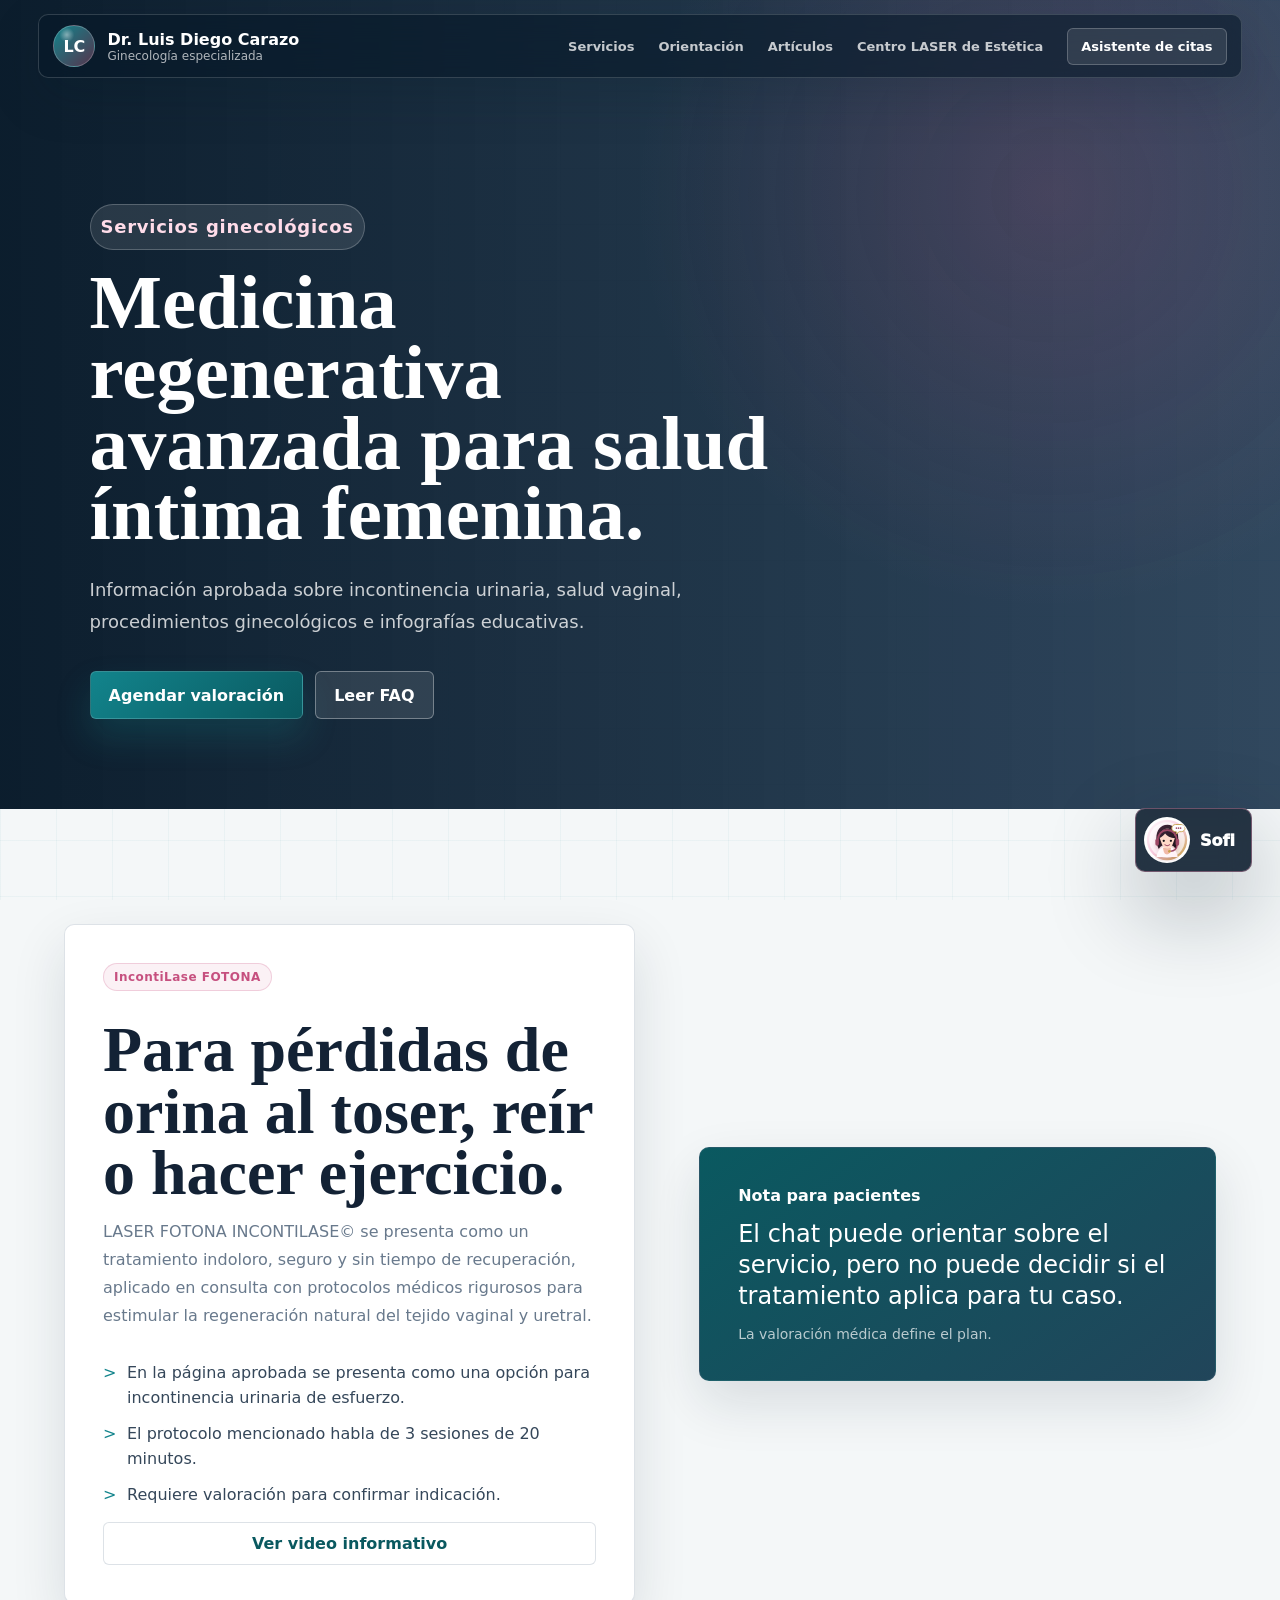
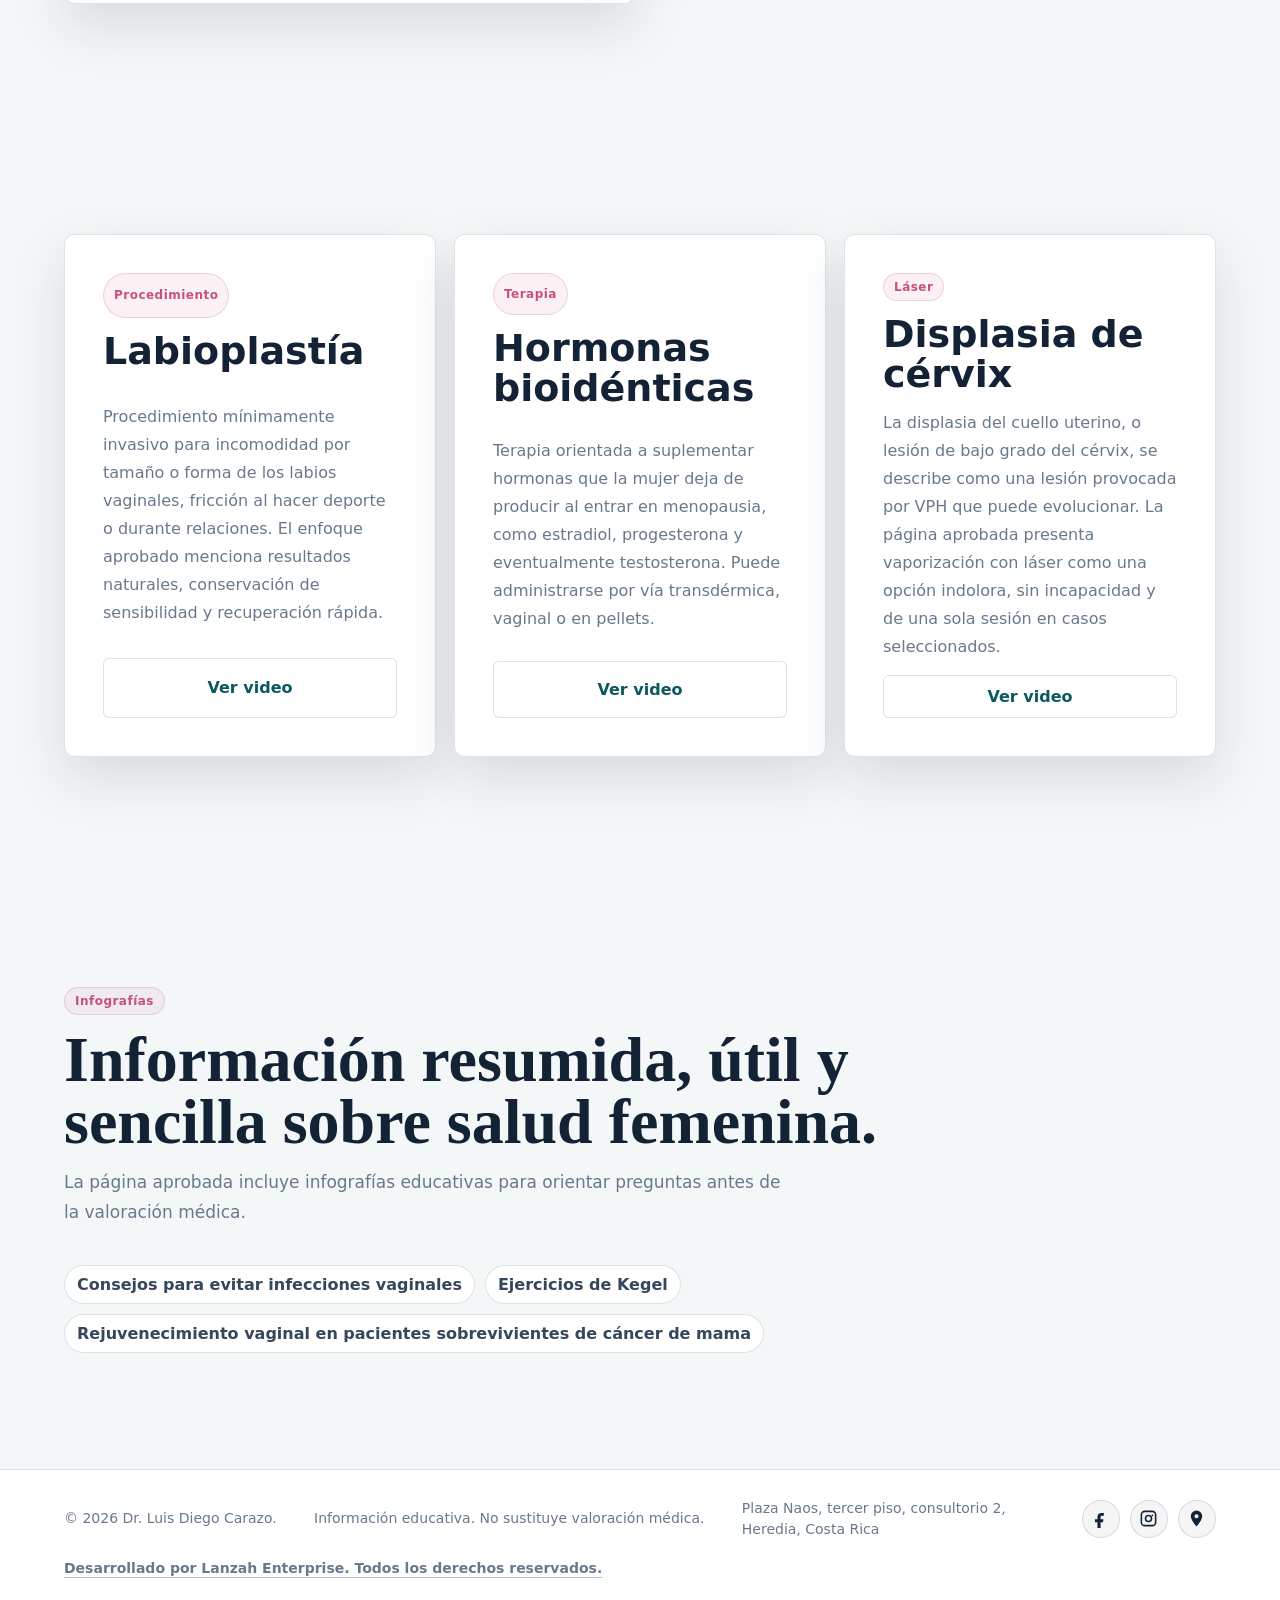
<file: ginecologia.html>
<!doctype html>
<html lang="es">
  <head>
    <meta charset="utf-8">
    <meta name="viewport" content="width=device-width, initial-scale=1">
    <meta name="description" content="Servicios ginecológicos del Dr. Luis Diego Carazo: IncontiLase, labioplastía, hormonas bioidénticas, displasia de cérvix e infografías de salud femenina.">
    <title>Servicios Ginecológicos | Dr. Luis Diego Carazo</title>
    <link rel="stylesheet" href="styles.css?v=chat-date-1">
    <script defer src="app.js?v=nearest-slots-1"></script>
  </head>
  <body>
    <header class="site-header">
      <a class="brand" href="index.html" aria-label="Ir al inicio">
        <span class="brand-mark">LC</span>
        <span>
          <strong>Dr. Luis Diego Carazo</strong>
          <small>Ginecología especializada</small>
        </span>
      </a>
      <button class="mobile-menu-toggle" id="mobile-menu-toggle" type="button" aria-expanded="false" aria-controls="main-nav" aria-label="Abrir menú">
        <span aria-hidden="true"></span>
        <span aria-hidden="true"></span>
      </button>
      <nav class="main-nav" id="main-nav" aria-label="Navegación principal">
        <div class="desktop-nav">
          <a href="ginecologia.html">Servicios</a>
          <a href="index.html#necesidades">Orientación</a>
          <a href="articulos.html">Artículos</a>
          <a href="https://jennydelgadocentroesteticalaser.adminlanzah.workers.dev/">Centro LASER de Estética</a>
          <button class="nav-cta" type="button" data-open-chat>Asistente de citas</button>
        </div>
        <div class="mobile-menu-shell" aria-label="Menú móvil">
          <div class="mobile-menu-head">
            <div>
              <span class="brand-mark">LC</span>
              <strong>Dr. Carazo</strong>
              <small>Agenda y ginecología láser</small>
            </div>
            <button class="mobile-menu-close" type="button" data-close-menu aria-label="Cerrar menú">
              <span aria-hidden="true"></span>
              <span aria-hidden="true"></span>
            </button>
          </div>
          <button class="mobile-menu-cta" type="button" data-open-chat data-close-menu>
            <span>Agenda</span>
            <strong>Abrir asistente de citas</strong>
            <small>Consultar por cédula con Sofi</small>
          </button>
          <div class="mobile-menu-links">
            <a href="index.html" data-close-menu><span>01</span><strong>Inicio</strong><small>Vista principal</small></a>
            <a href="ginecologia.html" aria-current="page" data-close-menu><span>02</span><strong>Tratamientos</strong><small>Servicios ginecológicos</small></a>
            <a href="ginecologia.html#incontilase" data-close-menu><span>03</span><strong>Tecnología Fotona</strong><small>IncontiLase y láser</small></a>
            <a href="index.html#necesidades" data-close-menu><span>04</span><strong>Orientación</strong><small>Buscar por necesidad</small></a>
            <a href="faq.html" data-close-menu><span>05</span><strong>FAQ</strong><small>Preguntas frecuentes</small></a>
            <a href="articulos.html" data-close-menu><span>06</span><strong>Artículos</strong><small>Lecturas aprobadas</small></a>
          </div>
          <div class="mobile-menu-secondary">
            <a href="https://jennydelgadocentroesteticalaser.adminlanzah.workers.dev/" data-close-menu>Centro LASER de Estética</a>
            <a href="https://widgets.hulilabs.com/es/doctor/calendars?wid=dc0&did=542" data-close-menu>Agendar cita</a>
          </div>
        </div>
      </nav>
    </header>

    <main>
      <section class="detail-hero">
        <div>
          <p class="eyebrow">Servicios ginecológicos</p>
          <h1>Medicina regenerativa avanzada para salud íntima femenina.</h1>
          <p>Información aprobada sobre incontinencia urinaria, salud vaginal, procedimientos ginecológicos e infografías educativas.</p>
          <div class="hero-actions">
            <a class="button primary" href="https://widgets.hulilabs.com/es/doctor/calendars?wid=dc0&did=542">Agendar valoración</a>
            <a class="button ghost" href="faq.html">Leer FAQ</a>
          </div>
        </div>
      </section>

      <section class="section editorial-grid" id="incontilase">
        <article class="premium-panel">
          <span class="tag">IncontiLase FOTONA</span>
          <h2>Para pérdidas de orina al toser, reír o hacer ejercicio.</h2>
          <p>LASER FOTONA INCONTILASE© se presenta como un tratamiento indoloro, seguro y sin tiempo de recuperación, aplicado en consulta con protocolos médicos rigurosos para estimular la regeneración natural del tejido vaginal y uretral.</p>
          <ul class="check-list">
            <li>En la página aprobada se presenta como una opción para incontinencia urinaria de esfuerzo.</li>
            <li>El protocolo mencionado habla de 3 sesiones de 20 minutos.</li>
            <li>Requiere valoración para confirmar indicación.</li>
          </ul>
          <button class="treatment-video-link" type="button" data-video="eio8_bAGWP8" data-title="Cómo corregir la incontinencia urinaria">Ver video informativo</button>
        </article>
        <aside class="quote-panel">
          <strong>Nota para pacientes</strong>
          <p>El chat puede orientar sobre el servicio, pero no puede decidir si el tratamiento aplica para tu caso.</p>
          <span>La valoración médica define el plan.</span>
        </aside>
      </section>

      <section class="section detail-cards" id="procedimientos">
        <article class="lux-card">
          <span class="tag">Procedimiento</span>
          <h3>Labioplastía</h3>
          <p>Procedimiento mínimamente invasivo para incomodidad por tamaño o forma de los labios vaginales, fricción al hacer deporte o durante relaciones. El enfoque aprobado menciona resultados naturales, conservación de sensibilidad y recuperación rápida.</p>
          <button class="treatment-video-link" type="button" data-video="UhLWdLxjpVs" data-title="Labioplastía">Ver video</button>
        </article>
        <article class="lux-card">
          <span class="tag">Terapia</span>
          <h3>Hormonas bioidénticas</h3>
          <p>Terapia orientada a suplementar hormonas que la mujer deja de producir al entrar en menopausia, como estradiol, progesterona y eventualmente testosterona. Puede administrarse por vía transdérmica, vaginal o en pellets.</p>
          <button class="treatment-video-link" type="button" data-video="xbRsVPH9d80" data-title="Hormonas bioidénticas">Ver video</button>
        </article>
        <article class="lux-card">
          <span class="tag">Láser</span>
          <h3>Displasia de cérvix</h3>
          <p>La displasia del cuello uterino, o lesión de bajo grado del cérvix, se describe como una lesión provocada por VPH que puede evolucionar. La página aprobada presenta vaporización con láser como una opción indolora, sin incapacidad y de una sola sesión en casos seleccionados.</p>
          <button class="treatment-video-link" type="button" data-video="YJlRarpUD3s" data-title="Displasia de cérvix">Ver video</button>
        </article>
      </section>

      <section class="section">
        <div class="section-heading">
          <p class="eyebrow">Infografías</p>
          <h2>Información resumida, útil y sencilla sobre salud femenina.</h2>
          <p>La página aprobada incluye infografías educativas para orientar preguntas antes de la valoración médica.</p>
        </div>
        <div class="treatment-strip">
          <span>Consejos para evitar infecciones vaginales</span>
          <span>Ejercicios de Kegel</span>
          <span>Rejuvenecimiento vaginal en pacientes sobrevivientes de cáncer de mama</span>
        </div>
      </section>
    </main>

    <div class="video-modal" id="video-modal" hidden>
      <div class="video-modal-card">
        <div class="video-modal-top">
          <strong id="video-modal-title">Video informativo</strong>
          <button id="video-modal-close" type="button" aria-label="Cerrar video">Cerrar</button>
        </div>
        <iframe id="video-frame" title="Video informativo" allow="autoplay; encrypted-media" allowfullscreen></iframe>
      </div>
    </div>

    <footer class="site-footer">
      <p>&copy; 2026 Dr. Luis Diego Carazo.</p>
      <p>Información educativa. No sustituye valoración médica.</p>
      <address>Plaza Naos, tercer piso, consultorio 2, Heredia, Costa Rica</address>
      <div class="footer-socials site-footer-socials" aria-label="Enlaces sociales y ubicación">
        <a class="social-link" href="https://www.facebook.com/" target="_blank" rel="noopener" aria-label="Facebook del Dr. Luis Diego Carazo"><svg viewBox="0 0 24 24" aria-hidden="true"><path d="M14 8.5h2.2V5.1c-.4-.1-1.6-.2-3-.2-3 0-5 1.8-5 5.1v2.9H5v3.8h3.2V24h3.9v-7.3h3.1l.5-3.8h-3.6v-2.5c0-1.1.3-1.9 1.9-1.9Z"/></svg></a>
        <a class="social-link" href="https://www.instagram.com/" target="_blank" rel="noopener" aria-label="Instagram del Dr. Luis Diego Carazo"><svg viewBox="0 0 24 24" aria-hidden="true"><path d="M7.4 2h9.2A5.4 5.4 0 0 1 22 7.4v9.2a5.4 5.4 0 0 1-5.4 5.4H7.4A5.4 5.4 0 0 1 2 16.6V7.4A5.4 5.4 0 0 1 7.4 2Zm0 2A3.4 3.4 0 0 0 4 7.4v9.2A3.4 3.4 0 0 0 7.4 20h9.2a3.4 3.4 0 0 0 3.4-3.4V7.4A3.4 3.4 0 0 0 16.6 4H7.4Zm4.6 3.2a4.8 4.8 0 1 1 0 9.6 4.8 4.8 0 0 1 0-9.6Zm0 2a2.8 2.8 0 1 0 0 5.6 2.8 2.8 0 0 0 0-5.6Zm5-2.3a1.1 1.1 0 1 1 0 2.2 1.1 1.1 0 0 1 0-2.2Z"/></svg></a>
        <a class="social-link" href="https://www.google.com/maps/search/?api=1&amp;query=Plaza%20Naos%2C%20Tercer%20piso%2C%20consultorio%202%2C%20Heredia%2C%20Costa%20Rica" target="_blank" rel="noopener" aria-label="Abrir ubicación en Google Maps"><svg viewBox="0 0 24 24" aria-hidden="true"><path d="M12 2a7.2 7.2 0 0 1 7.2 7.2c0 5.2-7.2 12.8-7.2 12.8S4.8 14.4 4.8 9.2A7.2 7.2 0 0 1 12 2Zm0 4.6a2.6 2.6 0 1 0 0 5.2 2.6 2.6 0 0 0 0-5.2Z"/></svg></a>
      </div>
      <p><a class="developer-credit" href="https://lanzahcr.com" target="_blank" rel="noopener">Desarrollado por Lanzah Enterprise. Todos los derechos reservados.</a></p>
    </footer>
  </body>
</html>
</file>
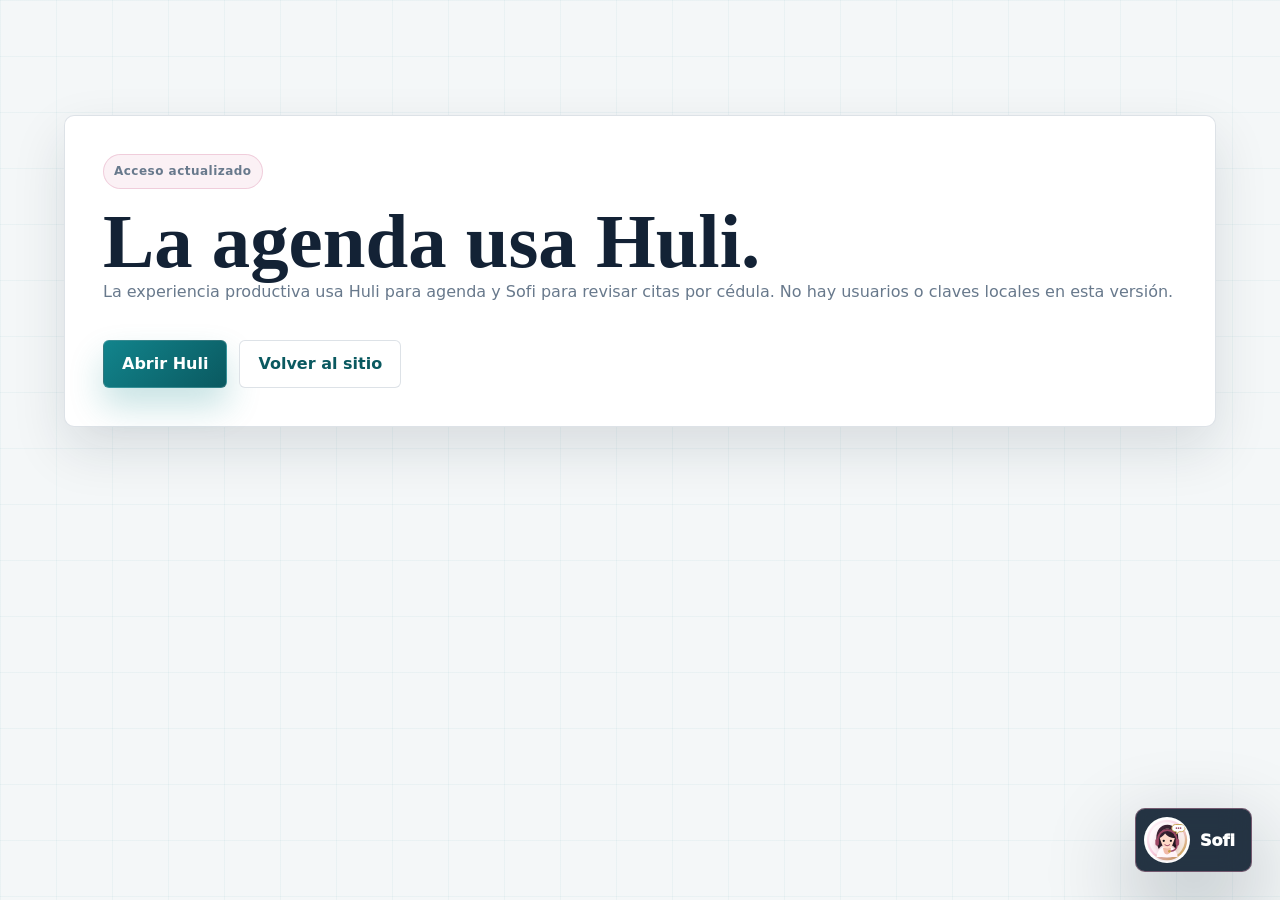
<file: login.html>
<!doctype html>
<html lang="es">
  <head>
    <meta charset="utf-8">
    <meta name="viewport" content="width=device-width, initial-scale=1">
    <title>Acceso | Dr. Luis Diego Carazo</title>
    <link rel="stylesheet" href="styles.css?v=approved-content-1">
    <script defer src="app.js"></script>
  </head>
  <body>
    <main class="section">
      <div class="handoff-panel">
        <p class="eyebrow">Acceso actualizado</p>
        <h1>La agenda usa Huli.</h1>
        <p>La experiencia productiva usa Huli para agenda y Sofi para revisar citas por cédula. No hay usuarios o claves locales en esta versión.</p>
        <div class="hero-actions">
          <a class="button primary" href="https://widgets.hulilabs.com/es/doctor/calendars?wid=dc0&did=542">Abrir Huli</a>
          <a class="button secondary" href="index.html">Volver al sitio</a>
        </div>
      </div>
    </main>
  </body>
</html>
</file>
<file: styles.css>
:root {
  --ink: #132235;
  --muted: #68798c;
  --line: rgba(101, 124, 145, .22);
  --paper: #f4f7f8;
  --white: #ffffff;
  --night: #071929;
  --night-2: #102b45;
  --teal: #12848c;
  --teal-dark: #0a5960;
  --rose: #c6507f;
  --plum: #56344d;
  --gold: #b9914c;
  --cyan-soft: #dff3f2;
  --font-body: Inter, ui-sans-serif, system-ui, -apple-system, BlinkMacSystemFont, "Segoe UI", sans-serif;
  --font-display: "Iowan Old Style", Georgia, "Times New Roman", serif;
  --radius-sm: 6px;
  --radius-md: 10px;
  --radius-lg: 18px;
  --shadow-soft: 0 22px 54px rgba(19, 34, 53, .12);
  --shadow-deep: 0 34px 90px rgba(7, 25, 41, .32);
  --container: minmax(20px, 1fr) repeat(12, minmax(0, 94px)) minmax(20px, 1fr);
  --ease: cubic-bezier(.2, .8, .2, 1);
  --fast: 180ms;
  --slow: 700ms;
  color-scheme: light;
  font-family: var(--font-body);
}

* {
  box-sizing: border-box;
}

[hidden] {
  display: none !important;
}

html {
  scroll-behavior: smooth;
  overflow-x: hidden;
}

body {
  margin: 0;
  color: var(--ink);
  background: var(--paper);
  overflow-x: hidden;
}

body::before {
  position: fixed;
  inset: 0;
  z-index: -1;
  background:
    linear-gradient(90deg, rgba(18, 132, 140, .045) 1px, transparent 1px),
    linear-gradient(180deg, rgba(18, 132, 140, .045) 1px, transparent 1px);
  background-size: 56px 56px;
  content: "";
}

body.nav-open,
body.chat-open {
  overflow: hidden;
}

a {
  color: inherit;
  text-decoration: none;
}

img {
  display: block;
  max-width: 100%;
}

button,
input,
select {
  font: inherit;
}

.site-header {
  position: fixed;
  top: 14px;
  left: clamp(14px, 3vw, 42px);
  right: clamp(14px, 3vw, 42px);
  z-index: 60;
  display: flex;
  align-items: center;
  justify-content: space-between;
  gap: 18px;
  min-height: 64px;
  border: 1px solid rgba(255, 255, 255, .16);
  border-radius: var(--radius-md);
  padding: 10px 14px;
  color: var(--white);
  background: rgba(7, 25, 41, .62);
  box-shadow: 0 18px 50px rgba(7, 25, 41, .18);
  backdrop-filter: blur(18px);
  transition: min-height var(--fast) var(--ease), background var(--fast) var(--ease), border-color var(--fast) var(--ease);
}

.site-header[data-condensed] {
  min-height: 56px;
  border-color: rgba(18, 132, 140, .26);
  background: rgba(7, 25, 41, .86);
}

.brand {
  display: inline-flex;
  align-items: center;
  gap: 12px;
  min-width: 245px;
}

.brand-mark {
  display: grid;
  place-items: center;
  width: 42px;
  height: 42px;
  border: 1px solid rgba(255, 255, 255, .24);
  border-radius: 50%;
  color: var(--white);
  background:
    radial-gradient(circle at 32% 22%, rgba(255, 255, 255, .44), transparent 18%),
    linear-gradient(135deg, var(--teal), var(--plum));
  font-weight: 900;
}

.brand strong,
.brand small {
  display: block;
}

.brand small {
  color: rgba(255, 255, 255, .68);
  font-size: 12px;
}

.main-nav {
  display: flex;
  align-items: center;
}

.desktop-nav {
  display: flex;
  align-items: center;
  gap: clamp(12px, 2vw, 24px);
  color: rgba(255, 255, 255, .76);
  font-size: 13px;
  font-weight: 760;
}

.main-nav a,
.nav-cta {
  position: relative;
}

.main-nav a::after,
.text-link::after {
  position: absolute;
  left: 0;
  right: 100%;
  bottom: -5px;
  height: 1px;
  background: currentColor;
  content: "";
  transition: right var(--fast) var(--ease);
}

.main-nav a:hover::after,
.text-link:hover::after {
  right: 0;
}

.nav-cta {
  border: 1px solid rgba(255, 255, 255, .22);
  border-radius: var(--radius-sm);
  padding: 10px 13px;
  color: var(--white);
  background: rgba(255, 255, 255, .1);
  cursor: pointer;
  font-weight: 820;
}

.mobile-menu-toggle {
  display: none;
  border: 1px solid rgba(255, 255, 255, .24);
  border-radius: var(--radius-sm);
  padding: 9px 11px;
  color: var(--white);
  background: rgba(255, 255, 255, .1);
  font-weight: 820;
}

.mobile-menu-shell,
.mobile-bottom-bar {
  display: none;
}

.mobile-title {
  display: none;
}

.button {
  position: relative;
  display: inline-flex;
  align-items: center;
  justify-content: center;
  gap: 9px;
  min-height: 48px;
  overflow: hidden;
  border: 1px solid transparent;
  border-radius: var(--radius-sm);
  padding: 13px 18px;
  font-weight: 860;
  cursor: pointer;
  transition: transform var(--fast) var(--ease), border-color var(--fast) var(--ease), background var(--fast) var(--ease);
}

.button:hover {
  transform: translateY(-2px);
}

.button.primary {
  color: var(--white);
  border-color: rgba(255, 255, 255, .16);
  background: linear-gradient(135deg, var(--teal), var(--teal-dark));
  box-shadow: 0 18px 34px rgba(18, 132, 140, .24);
}

.button.secondary {
  color: var(--teal-dark);
  border-color: var(--line);
  background: var(--white);
}

.button.secondary-on-dark {
  color: var(--white);
  border-color: rgba(255, 255, 255, .24);
  background: rgba(255, 255, 255, .08);
}

.button.ghost {
  color: var(--white);
  border-color: rgba(255, 255, 255, .34);
  background: rgba(255, 255, 255, .1);
}

.button.wide {
  width: 100%;
}

.medical-hero {
  position: relative;
  min-height: 100vh;
  display: grid;
  grid-template-columns: var(--container);
  align-items: end;
  overflow: hidden;
  padding: 128px 0 64px;
  color: var(--white);
  background:
    radial-gradient(circle at 75% 45%, rgba(198, 80, 127, .26), transparent 22%),
    radial-gradient(circle at 28% 80%, rgba(18, 132, 140, .2), transparent 28%),
    linear-gradient(135deg, #061625, #102d47 54%, #071929);
}

.hero-grid-lines {
  position: absolute;
  inset: 0;
  opacity: .18;
  background:
    linear-gradient(90deg, rgba(255, 255, 255, .16) 1px, transparent 1px),
    linear-gradient(180deg, rgba(255, 255, 255, .12) 1px, transparent 1px);
  background-size: 84px 84px;
  mask-image: linear-gradient(90deg, #000 0 55%, transparent 88%);
}

.hero-kicker {
  position: absolute;
  left: clamp(18px, 4vw, 62px);
  top: 42%;
  writing-mode: vertical-rl;
  color: rgba(255, 255, 255, .38);
  font-size: 12px;
  letter-spacing: .22em;
}

.hero-copy {
  position: relative;
  z-index: 2;
  grid-column: 2 / span 5;
  max-width: 680px;
}

.hero-copy::before {
  display: block;
  width: 82px;
  height: 2px;
  margin-bottom: 24px;
  background: linear-gradient(90deg, var(--rose), var(--gold));
  content: "";
}

.eyebrow,
.tag {
  display: inline-flex;
  align-items: center;
  width: fit-content;
  border: 1px solid rgba(198, 80, 127, .22);
  border-radius: 999px;
  padding: 6px 10px;
  color: var(--rose);
  background: rgba(198, 80, 127, .08);
  font-size: 12px;
  font-weight: 850;
  letter-spacing: .04em;
}

.medical-hero .eyebrow,
.closing-scene .eyebrow,
.detail-hero .eyebrow {
  color: #ffdce9;
  border-color: rgba(255, 255, 255, .22);
  background: rgba(255, 255, 255, .1);
}

h1,
h2,
h3,
h4,
p {
  margin: 0;
}

h1,
h2 {
  font-family: var(--font-display);
  font-weight: 620;
  letter-spacing: 0;
}

h1 {
  max-width: 690px;
  margin-top: 18px;
  font-size: clamp(50px, 6vw, 86px);
  line-height: .92;
}

h2 {
  margin-top: 14px;
  font-size: clamp(34px, 5vw, 70px);
  line-height: .96;
}

h3 {
  font-size: clamp(24px, 3vw, 38px);
  line-height: 1.05;
}

.hero-copy p:not(.eyebrow),
.detail-hero p {
  max-width: 620px;
  margin-top: 24px;
  color: rgba(255, 255, 255, .78);
  font-size: 18px;
  line-height: 1.75;
}

.hero-actions {
  display: flex;
  flex-wrap: wrap;
  gap: 12px;
  margin-top: 34px;
}

.hero-proof {
  position: relative;
  z-index: 2;
  grid-column: 2 / span 6;
  align-self: start;
  display: flex;
  flex-wrap: wrap;
  gap: 10px;
  max-width: 760px;
  margin-top: 34px;
  padding-top: 20px;
}

.hero-proof::before {
  position: absolute;
  top: 0;
  left: 0;
  width: min(100%, 620px);
  height: 1px;
  background: linear-gradient(90deg, var(--rose), var(--gold), transparent);
  content: "";
}

.hero-proof span {
  position: relative;
  display: grid;
  gap: 2px;
  min-width: 132px;
  border: 1px solid rgba(255, 255, 255, .14);
  border-radius: 999px;
  padding: 10px 16px;
  color: rgba(255, 255, 255, .84);
  background: rgba(255, 255, 255, .06);
  box-shadow: 0 18px 34px rgba(0, 0, 0, .12);
  backdrop-filter: blur(12px);
}

.hero-proof strong {
  color: var(--white);
  font-size: 15px;
  line-height: 1;
}

.hero-proof em {
  color: rgba(255, 255, 255, .58);
  font-size: 11px;
  font-style: normal;
  font-weight: 760;
  letter-spacing: .04em;
  text-transform: uppercase;
}

.hero-portrait {
  position: relative;
  z-index: 1;
  grid-column: 8 / -1;
  grid-row: 1 / span 2;
  align-self: center;
  margin: 0;
}

.hero-portrait::before {
  position: absolute;
  inset: auto 4% 7% auto;
  width: 82%;
  height: 56%;
  border: 1px solid rgba(255, 255, 255, .18);
  border-radius: var(--radius-lg);
  background: rgba(18, 132, 140, .12);
  backdrop-filter: blur(16px);
  content: "";
}

.hero-portrait img {
  position: relative;
  width: min(600px, 100%);
  margin-left: auto;
  filter: drop-shadow(0 36px 70px rgba(0, 0, 0, .32));
  transform: translateY(-6%);
}

.scroll-cue {
  position: absolute;
  right: clamp(22px, 4vw, 62px);
  bottom: 34px;
  display: grid;
  justify-items: center;
  gap: 8px;
  color: rgba(255, 255, 255, .48);
  font-size: 11px;
  letter-spacing: .16em;
  text-transform: uppercase;
}

.scroll-cue span {
  width: 1px;
  height: 48px;
  background: linear-gradient(180deg, var(--rose), transparent);
}

.authority-ribbon {
  display: grid;
  grid-template-columns: repeat(3, 1fr);
  gap: 1px;
  background: var(--line);
}

.authority-ribbon article {
  min-height: 150px;
  display: grid;
  align-content: end;
  gap: 8px;
  padding: clamp(24px, 4vw, 44px);
  background: linear-gradient(180deg, #fff, #f7fbfb);
}

.authority-ribbon span,
.editorial-number,
.need-stage span,
.journey-steps span {
  color: var(--rose);
  font-family: ui-monospace, SFMono-Regular, Consolas, monospace;
  font-size: 12px;
  letter-spacing: .14em;
}

.authority-ribbon strong {
  color: var(--teal-dark);
  font-family: var(--font-display);
  font-size: clamp(28px, 4vw, 46px);
  font-weight: 620;
}

.authority-ribbon p {
  color: var(--muted);
  line-height: 1.55;
}

.section {
  padding: clamp(64px, 9vw, 132px) clamp(20px, 5vw, 76px);
}

.section-heading {
  max-width: 880px;
  margin-bottom: 38px;
}

.section-heading p:not(.eyebrow),
.lead {
  max-width: 720px;
  margin-top: 16px;
  color: var(--muted);
  font-size: 17px;
  line-height: 1.75;
}

.editorial-profile {
  position: relative;
  display: grid;
  grid-template-columns: minmax(28px, .4fr) minmax(0, 1.1fr) minmax(300px, .72fr);
  gap: clamp(24px, 5vw, 72px);
  align-items: start;
  background: linear-gradient(180deg, rgba(255, 255, 255, .2), rgba(255, 255, 255, .74));
}

.vertical-label {
  writing-mode: vertical-rl;
  color: rgba(19, 34, 53, .32);
  font-size: 12px;
  letter-spacing: .18em;
  text-transform: uppercase;
}

.profile-copy p:not(.eyebrow),
.profile-aside p,
.need-finder p,
.featured-treatment-row p,
.split p,
.premium-panel p,
.lux-card p,
.faq-answer,
.article-card p,
.handoff-panel p {
  color: var(--muted);
  line-height: 1.75;
}

.profile-aside {
  position: sticky;
  top: 110px;
  display: grid;
  gap: 14px;
  border-left: 1px solid var(--line);
  padding-left: clamp(22px, 3vw, 38px);
}

.profile-aside strong {
  font-size: 18px;
}

.need-finder {
  display: grid;
  grid-template-columns: minmax(0, .88fr) minmax(360px, 1.12fr);
  gap: clamp(24px, 5vw, 72px);
  align-items: center;
  background:
    linear-gradient(90deg, rgba(18, 132, 140, .08), transparent 42%),
    #fff;
}

.need-tabs {
  display: grid;
  gap: 8px;
  margin-top: 28px;
}

.need-tabs button {
  width: 100%;
  border: 0;
  border-bottom: 1px solid var(--line);
  padding: 15px 0;
  color: var(--ink);
  background: transparent;
  text-align: left;
  cursor: pointer;
  font-family: var(--font-display);
  font-size: clamp(22px, 3vw, 36px);
  transition: color var(--fast) var(--ease), padding-left var(--fast) var(--ease);
}

.need-tabs button.is-active,
.need-tabs button:hover {
  padding-left: 16px;
  color: var(--teal-dark);
}

.need-stage {
  display: grid;
  grid-template-columns: minmax(0, .72fr) minmax(0, 1fr);
  gap: 0;
  width: 100%;
  min-width: 0;
  overflow: hidden;
  border: 1px solid var(--line);
  border-radius: var(--radius-md);
  background: var(--night);
  box-shadow: var(--shadow-deep);
}

.need-visual {
  position: relative;
  display: grid;
  align-content: end;
  gap: 12px;
  min-width: 0;
  min-height: 430px;
  margin: 0;
  overflow: hidden;
  padding: clamp(24px, 4vw, 44px);
  color: var(--white);
  background:
    linear-gradient(180deg, rgba(7, 25, 41, .08), rgba(7, 25, 41, .92)),
    linear-gradient(90deg, rgba(7, 25, 41, .36), rgba(7, 25, 41, .08)),
    url("assets/incontilase-fotona-system.jpg"),
    linear-gradient(135deg, #14364f, #061522);
  background-position: center, center, 50% 52%, center;
  background-size: cover, cover, cover, cover;
}

.need-visual::before,
.need-visual::after {
  position: absolute;
  content: "";
}

.need-visual::before {
  inset: 14% auto auto 12%;
  width: 38%;
  aspect-ratio: 1;
  border: 1px solid rgba(255, 255, 255, .22);
  border-radius: 999px;
}

.need-visual::after {
  right: -14%;
  bottom: -8%;
  width: 58%;
  aspect-ratio: 1;
  border-radius: 999px;
  background: rgba(198, 80, 127, .22);
  filter: blur(6px);
}

.need-visual > * {
  position: relative;
  z-index: 1;
}

.need-visual span {
  color: rgba(255, 255, 255, .62);
}

.need-visual strong {
  display: block;
  max-width: 100%;
  font-family: var(--font-display);
  font-size: clamp(26px, 2.8vw, 40px);
  line-height: 1;
  overflow-wrap: normal;
  hyphens: none;
  text-wrap: balance;
}

.need-visual em {
  max-width: 18ch;
  font-style: normal;
  color: rgba(255, 255, 255, .7);
  font-weight: 760;
}

.need-visual-intima {
  background:
    linear-gradient(180deg, rgba(7, 25, 41, .12), rgba(7, 25, 41, .92)),
    linear-gradient(145deg, rgba(18, 132, 140, .46), rgba(7, 25, 41, .98)),
    url("assets/incontilase-fotona-system.jpg"),
    var(--night);
  background-position: center, center, 42% 48%, center;
  background-size: cover, cover, 125%, cover;
}

.need-visual-hormonas {
  background:
    linear-gradient(180deg, rgba(7, 25, 41, .02), rgba(7, 25, 41, .88)),
    radial-gradient(circle at 72% 24%, rgba(185, 145, 76, .32), transparent 24%),
    url("assets/dr-luis-diego-carazo-premium.png"),
    linear-gradient(145deg, #28394a, #071929);
  background-position: center, center, 72% 22%, center;
  background-size: cover, cover, auto 114%, cover;
}

.need-visual-procedimientos {
  background:
    linear-gradient(180deg, rgba(7, 25, 41, .04), rgba(7, 25, 41, .9)),
    linear-gradient(135deg, rgba(198, 80, 127, .38), transparent 42%),
    url("assets/incontilase-fotona-system.jpg"),
    linear-gradient(145deg, #071929, #102d47);
  background-position: center, center, 52% 52%, center;
  background-size: cover, cover, 118%, cover;
}

.need-visual-general {
  background:
    linear-gradient(180deg, rgba(7, 25, 41, .02), rgba(7, 25, 41, .88)),
    radial-gradient(circle at 24% 22%, rgba(255, 255, 255, .16), transparent 24%),
    url("assets/dr-luis-diego-carazo-premium.png"),
    linear-gradient(145deg, #0f4d54, #071929);
  background-position: center, center, 70% 20%, center;
  background-size: cover, cover, auto 112%, cover;
}

.need-stage div {
  display: grid;
  align-content: center;
  gap: 18px;
  min-width: 0;
  padding: clamp(28px, 5vw, 56px);
  color: var(--white);
}

.need-stage p {
  color: rgba(255, 255, 255, .72);
}

.need-links {
  display: flex !important;
  flex-wrap: wrap;
  align-content: start !important;
  padding: 0 !important;
  gap: 10px !important;
}

.need-links a,
.need-links button {
  border: 1px solid rgba(255, 255, 255, .2);
  border-radius: var(--radius-sm);
  padding: 11px 13px;
  color: var(--white);
  background: rgba(255, 255, 255, .08);
  cursor: pointer;
  font-weight: 820;
}

.doctor-highlights,
.treatment-strip,
.quick-link-grid {
  display: flex;
  flex-wrap: wrap;
  gap: 10px;
  margin-top: 12px;
}

.doctor-highlights span,
.treatment-strip span,
.quick-link-grid a {
  border: 1px solid var(--line);
  border-radius: 999px;
  padding: 9px 12px;
  color: #35475a;
  background: var(--white);
  font-weight: 760;
}

.treatment-editorial {
  background: var(--paper);
}

.featured-treatment-row {
  display: grid;
  grid-template-columns: 90px minmax(0, 1fr) minmax(300px, .8fr);
  gap: clamp(20px, 4vw, 52px);
  align-items: center;
  padding: clamp(24px, 5vw, 60px);
  border-top: 1px solid var(--line);
  border-bottom: 1px solid var(--line);
  background: rgba(255, 255, 255, .62);
}

.editorial-number {
  align-self: start;
  font-size: 16px;
}

.featured-treatment-row img {
  width: 100%;
  aspect-ratio: 4 / 3;
  object-fit: cover;
  border-radius: var(--radius-sm);
}

.treatment-list {
  display: grid;
  grid-template-columns: repeat(3, minmax(0, 1fr));
  gap: 1px;
  margin-top: 24px;
  background: var(--line);
}

.treatment-list a {
  min-height: 178px;
  display: grid;
  align-content: end;
  gap: 10px;
  padding: 24px;
  background: #fff;
  transition: transform var(--fast) var(--ease), background var(--fast) var(--ease);
}

.treatment-list a:hover {
  transform: translateY(-3px);
  background: #f7fbfb;
}

.treatment-list span {
  color: var(--rose);
  font-size: 12px;
  font-weight: 850;
}

.treatment-list strong {
  font-family: var(--font-display);
  font-size: 26px;
  font-weight: 620;
  line-height: 1.05;
}

.care-journey {
  display: grid;
  grid-template-columns: minmax(20px, 1fr) minmax(260px, 380px) minmax(0, 820px) minmax(20px, 1fr);
  gap: clamp(24px, 5vw, 72px);
  padding: clamp(70px, 10vw, 136px) 0;
  background: #fff;
}

.journey-sticky {
  grid-column: 2;
  position: sticky;
  top: 110px;
  align-self: start;
}

.journey-steps {
  grid-column: 3;
  display: grid;
  gap: 0;
  margin: 0;
  padding: 0;
  list-style: none;
  border-top: 1px solid var(--line);
}

.journey-steps li {
  display: grid;
  grid-template-columns: 80px minmax(160px, .45fr) minmax(0, 1fr);
  gap: 18px;
  padding: 28px 0;
  border-bottom: 1px solid var(--line);
}

.journey-steps p {
  color: var(--muted);
  line-height: 1.6;
}

.closing-scene {
  display: grid;
  grid-template-columns: var(--container);
  align-items: center;
  gap: 24px;
  min-height: 58vh;
  padding: clamp(78px, 10vw, 140px) 0;
  color: var(--white);
  background:
    radial-gradient(circle at 18% 42%, rgba(18, 132, 140, .22), transparent 34%),
    linear-gradient(135deg, rgba(7, 25, 41, .98), rgba(16, 43, 69, .9));
}

.closing-scene > div:first-child {
  grid-column: 2 / span 7;
}

.closing-scene > .hero-actions {
  grid-column: 10 / span 4;
  justify-content: flex-end;
}

.closing-scene p:not(.eyebrow) {
  max-width: 640px;
  margin-top: 18px;
  color: rgba(255, 255, 255, .72);
  line-height: 1.75;
}

.brand-footer {
  display: grid;
  grid-template-columns: minmax(0, 1.05fr) minmax(190px, .55fr) minmax(280px, .72fr);
  gap: clamp(28px, 5vw, 72px);
  align-items: start;
  padding: clamp(42px, 6vw, 82px) clamp(22px, 6vw, 92px) 26px;
  color: rgba(255, 255, 255, .72);
  background:
    radial-gradient(circle at 12% 20%, rgba(18, 132, 140, .24), transparent 26%),
    linear-gradient(135deg, #061522, #0a2035 62%, #07141f);
}

.footer-brand span,
.footer-links span,
.footer-actions span,
.footer-contact span {
  display: block;
  margin-bottom: 14px;
  color: rgba(255, 255, 255, .42);
  font-size: 11px;
  font-weight: 860;
  letter-spacing: 0;
  text-transform: uppercase;
}

.brand-footer strong {
  display: block;
  color: var(--white);
  font-family: var(--font-display);
  font-size: clamp(34px, 4vw, 56px);
  line-height: .95;
  font-weight: 620;
}

.footer-links,
.footer-actions,
.footer-contact {
  display: grid;
  align-content: start;
  gap: 12px;
}

.brand-footer a {
  width: fit-content;
  color: rgba(255, 255, 255, .74);
}

.footer-action {
  width: fit-content;
  border: 1px solid rgba(255, 255, 255, .16);
  border-radius: var(--radius-sm);
  padding: 11px 13px;
  color: var(--white);
  background: rgba(255, 255, 255, .07);
  cursor: pointer;
  font-weight: 850;
}

.footer-contact address {
  max-width: 34ch;
  color: rgba(255, 255, 255, .76);
  font-style: normal;
  line-height: 1.65;
}

.footer-socials {
  display: flex;
  flex-wrap: wrap;
  gap: 10px;
  margin-top: 4px;
}

.brand-footer .social-link,
.site-footer .social-link {
  display: grid;
  width: 42px;
  height: 42px;
  place-items: center;
  border: 1px solid rgba(255, 255, 255, .16);
  border-radius: 999px;
  background: rgba(255, 255, 255, .07);
  color: var(--white);
  transition: transform .2s ease, background .2s ease, border-color .2s ease;
}

.brand-footer .social-link:hover,
.site-footer .social-link:hover {
  border-color: rgba(255, 255, 255, .34);
  background: rgba(255, 255, 255, .12);
  transform: translateY(-2px);
}

.brand-footer .social-link svg,
.site-footer .social-link svg {
  width: 19px;
  height: 19px;
  fill: currentColor;
}

.developer-credit {
  width: fit-content;
  color: inherit;
  font-size: 14px;
  line-height: 1.5;
  font-weight: 650;
  text-decoration: underline;
  text-decoration-color: rgba(255, 255, 255, .32);
  text-underline-offset: 4px;
}

.footer-bottom {
  grid-column: 1 / -1;
  display: flex;
  flex-wrap: wrap;
  justify-content: space-between;
  gap: 14px 24px;
  border-top: 1px solid rgba(255, 255, 255, .12);
  padding-top: 22px;
  font-size: 14px;
  line-height: 1.5;
  color: rgba(255, 255, 255, .56);
}

.footer-bottom small,
.footer-bottom .developer-credit {
  font-size: inherit;
  line-height: inherit;
}

.doctor-profile,
.split,
.editorial-grid {
  display: grid;
  grid-template-columns: minmax(0, 1.05fr) minmax(300px, .95fr);
  gap: clamp(28px, 5vw, 70px);
  align-items: center;
}

.doctor-photo-card,
.feature-panel,
.premium-panel,
.quote-panel,
.lux-card,
.reference-card,
.article-card,
.handoff-panel,
.service-card {
  margin: 0;
  border: 1px solid var(--line);
  border-radius: var(--radius-md);
  background: var(--white);
  box-shadow: var(--shadow-soft);
}

.doctor-photo-card {
  overflow: hidden;
}

.doctor-photo-card img {
  width: 100%;
  aspect-ratio: 4 / 4.35;
  object-fit: cover;
}

.doctor-photo-card figcaption,
.quote-panel span {
  display: block;
  padding: 16px 18px;
  color: var(--muted);
  font-size: 14px;
}

.feature-panel,
.premium-panel,
.quote-panel,
.lux-card,
.article-card,
.handoff-panel {
  padding: clamp(24px, 4vw, 38px);
}

.feature-panel {
  display: grid;
  gap: 18px;
}

.service-row {
  display: grid;
  gap: 6px;
  border-top: 1px solid var(--line);
  padding-top: 16px;
}

.service-row span,
.service-card p {
  color: var(--muted);
  line-height: 1.65;
}

.service-grid,
.detail-cards,
.reference-grid,
.article-grid {
  display: grid;
  grid-template-columns: repeat(3, minmax(0, 1fr));
  gap: 18px;
}

.service-card {
  overflow: hidden;
  transition: transform var(--fast) var(--ease), box-shadow var(--fast) var(--ease);
}

.service-card:hover {
  transform: translateY(-4px);
  box-shadow: 0 26px 60px rgba(19, 34, 53, .16);
}

.service-card img {
  width: 100%;
  aspect-ratio: 5 / 3;
  object-fit: cover;
}

.service-card div {
  padding: 24px;
}

.service-card p {
  margin-top: 12px;
}

.text-link {
  position: relative;
  display: inline-flex;
  margin-top: 16px;
  color: var(--teal-dark);
  font-weight: 900;
}

.action-band {
  display: flex;
  align-items: center;
  justify-content: space-between;
  gap: 24px;
  color: var(--white);
  background: linear-gradient(135deg, var(--teal-dark), var(--plum));
}

.detail-hero {
  min-height: 62vh;
  display: grid;
  align-items: end;
  padding: clamp(120px, 16vw, 180px) clamp(20px, 7vw, 92px) clamp(54px, 8vw, 90px);
  color: var(--white);
  background:
    radial-gradient(circle at 82% 24%, rgba(198, 80, 127, .18), transparent 34%),
    linear-gradient(90deg, rgba(7, 25, 41, .98), rgba(16, 43, 69, .86));
}

.detail-hero.compact {
  min-height: 44vh;
}

.topic-jump-list {
  display: flex;
  flex-wrap: wrap;
  gap: 10px;
  max-width: 980px;
  margin-top: 28px;
}

.topic-jump-list a {
  display: inline-flex;
  align-items: center;
  min-height: 40px;
  border: 1px solid rgba(255, 255, 255, .28);
  border-radius: 999px;
  padding: 9px 14px;
  color: var(--white);
  background: rgba(255, 255, 255, .1);
  box-shadow: 0 14px 36px rgba(7, 25, 41, .18);
  font-size: 14px;
  font-weight: 850;
  line-height: 1.2;
  text-decoration: none;
  transition: transform var(--fast) var(--ease), border-color var(--fast) var(--ease), background var(--fast) var(--ease);
}

.topic-jump-list a:hover,
.topic-jump-list a:focus-visible {
  transform: translateY(-2px);
  border-color: rgba(255, 255, 255, .62);
  background: rgba(255, 255, 255, .18);
}

.article-card {
  scroll-margin-top: 110px;
}

.premium-panel,
.lux-card {
  display: grid;
  gap: 14px;
}

.quote-panel {
  display: grid;
  align-content: center;
  gap: 14px;
  color: var(--white);
  background: linear-gradient(145deg, var(--teal-dark), #21455a);
}

.quote-panel p {
  font-size: 24px;
  line-height: 1.3;
}

.quote-panel span {
  padding: 0;
  color: rgba(255, 255, 255, .7);
}

.check-list {
  display: grid;
  gap: 10px;
  margin: 16px 0 0;
  padding: 0;
  list-style: none;
}

.check-list li {
  position: relative;
  padding-left: 24px;
  color: #35475a;
  line-height: 1.6;
}

.check-list li::before {
  position: absolute;
  left: 0;
  color: var(--teal);
  content: ">";
}

.treatment-video-link,
.faq-question {
  border: 1px solid var(--line);
  border-radius: var(--radius-sm);
  padding: 11px 13px;
  color: var(--teal-dark);
  background: var(--white);
  font-weight: 850;
  cursor: pointer;
}

.reference-card strong {
  display: block;
  color: var(--teal-dark);
  font-size: 28px;
}

.reference-card span {
  display: block;
  margin-top: 8px;
  color: var(--muted);
  line-height: 1.5;
}

.faq-list {
  display: grid;
  gap: 10px;
}

.faq-item {
  border: 1px solid var(--line);
  border-radius: var(--radius-sm);
  background: var(--white);
}

.faq-question {
  width: 100%;
  display: flex;
  justify-content: space-between;
  text-align: left;
  border: 0;
  color: var(--ink);
}

.faq-answer {
  display: none;
  padding: 0 18px 18px;
}

.faq-item[data-open] .faq-answer {
  display: block;
}

.site-footer {
  display: flex;
  flex-wrap: wrap;
  justify-content: space-between;
  align-items: center;
  gap: 18px;
  padding: 28px clamp(20px, 5vw, 70px);
  border-top: 1px solid var(--line);
  color: var(--muted);
  background: var(--white);
  font-size: 14px;
  line-height: 1.5;
}

.site-footer p,
.site-footer a,
.site-footer address {
  margin: 0;
  font-size: inherit;
  line-height: inherit;
}

.site-footer address {
  max-width: 34ch;
  font-style: normal;
}

.site-footer .social-link {
  width: 38px;
  height: 38px;
  border-color: rgba(19, 34, 53, .14);
  background: rgba(6, 21, 34, .04);
  color: var(--ink);
}

.site-footer .social-link:hover {
  border-color: rgba(18, 132, 140, .34);
  background: rgba(18, 132, 140, .1);
}

.site-footer-socials {
  margin-top: 0;
}

.site-footer .developer-credit {
  margin-top: 0;
  text-decoration-color: rgba(19, 34, 53, .28);
}

.appointment-chat {
  position: fixed;
  right: clamp(16px, 3vw, 28px);
  bottom: clamp(16px, 3vw, 28px);
  z-index: 80;
  display: grid;
  justify-items: end;
  gap: 12px;
  pointer-events: none;
}

.appointment-chat > * {
  pointer-events: auto;
}

.chat-fab {
  position: relative;
  display: inline-flex;
  align-items: center;
  gap: 10px;
  min-height: 62px;
  border: 1px solid rgba(255, 255, 255, .2);
  border-radius: var(--radius-md);
  padding: 8px 16px 8px 8px;
  color: var(--white);
  background: rgba(7, 25, 41, .88);
  box-shadow: var(--shadow-deep);
  cursor: pointer;
  font-weight: 950;
  backdrop-filter: blur(14px);
}

.chat-fab::before {
  position: absolute;
  inset: -1px;
  border: 1px solid rgba(198, 80, 127, .3);
  border-radius: inherit;
  content: "";
  animation: softPulse 2.6s ease-in-out infinite;
}

.chat-avatar {
  width: 46px;
  height: 46px;
  border: 1px solid rgba(255, 255, 255, .22);
  border-radius: 50%;
  background: #fff;
  object-fit: cover;
}

.chat-panel {
  width: min(460px, calc(100vw - 32px));
  max-height: min(740px, calc(100vh - 116px));
  overflow: hidden;
  border: 1px solid rgba(255, 255, 255, .18);
  border-radius: var(--radius-md);
  padding: 22px;
  color: var(--ink);
  background:
    linear-gradient(180deg, rgba(255, 255, 255, .99), rgba(244, 247, 248, .98));
  box-shadow: var(--shadow-deep);
}

.chat-panel-header {
  display: flex;
  align-items: center;
  justify-content: space-between;
  gap: 14px;
  margin-bottom: 12px;
}

.text-close {
  border: 0;
  background: transparent;
  color: var(--muted);
  cursor: pointer;
  font-weight: 850;
}

.chat-panel h3 {
  margin-bottom: 12px;
  font-family: var(--font-display);
  font-size: 30px;
  font-weight: 620;
}

.chat-mode {
  display: grid;
  grid-template-columns: 1fr 1fr;
  gap: 6px;
  padding: 5px;
  border: 1px solid var(--line);
  border-radius: var(--radius-sm);
  background: #eef3f6;
}

.chat-mode button {
  border: 0;
  border-radius: 5px;
  padding: 9px;
  color: var(--muted);
  background: transparent;
  cursor: pointer;
  font-weight: 850;
}

.chat-mode button.is-active {
  color: var(--ink);
  background: var(--white);
  box-shadow: 0 8px 18px rgba(19, 34, 53, .08);
}

.chat-messages {
  display: grid;
  align-content: start;
  gap: 10px;
  height: min(340px, 40vh);
  overflow-y: auto;
  padding: 14px 2px 12px;
}

.chat-message {
  max-width: 90%;
  border: 1px solid var(--line);
  border-radius: var(--radius-sm);
  padding: 10px 12px;
  background: var(--white);
  color: #27384a;
  font-size: 14px;
  line-height: 1.45;
}

.chat-message.user {
  justify-self: end;
  border-color: rgba(18, 132, 140, .18);
  background: #e8f4f3;
}

.chat-message.is-error {
  border-color: rgba(154, 52, 18, .24);
  background: #fff7ed;
  color: #7c2d12;
}

.chat-form {
  display: grid;
  gap: 10px;
}

.chat-form label {
  display: grid;
  gap: 6px;
  color: var(--muted);
  font-size: 13px;
  font-weight: 850;
}

.chat-form input {
  width: 100%;
  border: 1px solid var(--line);
  border-radius: var(--radius-sm);
  padding: 12px;
  color: var(--ink);
  background: var(--white);
}

.quick-topics {
  display: flex;
  flex-wrap: wrap;
  gap: 8px;
  margin-top: 12px;
}

.chat-intent-actions {
  display: grid;
  grid-template-columns: repeat(3, minmax(0, 1fr));
  gap: 8px;
  margin: 12px 0 4px;
}

.chat-intent-actions button {
  min-height: 42px;
  border: 1px solid var(--line);
  border-radius: var(--radius-sm);
  padding: 8px;
  color: var(--teal-dark);
  background: #f7fbfb;
  cursor: pointer;
  font-size: 12px;
  font-weight: 850;
  text-align: center;
}

.chat-intent-actions button:hover,
.chat-slot-list button:hover,
.chat-choice-list button:hover {
  border-color: var(--rose);
  background: #fff4f8;
}

.chat-slot-list button:disabled,
.chat-choice-list button:disabled {
  cursor: default;
  opacity: .58;
}

.chat-slot-list,
.chat-choice-list {
  display: grid;
  gap: 7px;
  max-width: 96%;
}

.chat-slot-list button,
.chat-choice-list button {
  border: 1px solid var(--line);
  border-radius: var(--radius-sm);
  padding: 10px 12px;
  color: var(--ink);
  background: #fff;
  cursor: pointer;
  font: inherit;
  font-size: 13px;
  font-weight: 750;
  text-align: left;
}

.chat-slot-list button {
  opacity: 0;
  transform: translateY(10px);
  animation: chatSlotEnter 420ms ease-out forwards;
  animation-delay: calc(var(--slot-index, 0) * 110ms);
}

@keyframes chatSlotEnter {
  to {
    opacity: 1;
    transform: translateY(0);
  }
}

.chat-choice-list {
  grid-template-columns: repeat(2, minmax(0, 1fr));
}

.chat-huli-link {
  color: var(--teal-dark);
  font-size: 13px;
  font-weight: 800;
  text-decoration: underline;
  text-underline-offset: 3px;
}

.sr-only {
  position: absolute;
  width: 1px;
  height: 1px;
  padding: 0;
  margin: -1px;
  overflow: hidden;
  clip: rect(0, 0, 0, 0);
  white-space: nowrap;
  border: 0;
}

.quick-topics button {
  border: 1px solid var(--line);
  border-radius: 999px;
  padding: 8px 10px;
  color: var(--teal-dark);
  background: #f7fbfb;
  cursor: pointer;
  font-size: 13px;
  font-weight: 800;
}

.chat-actions {
  display: grid;
  gap: 10px;
  margin: 16px 0 12px;
}

.chat-panel small {
  color: var(--muted);
  line-height: 1.55;
}

.video-modal {
  position: fixed;
  inset: 0;
  z-index: 100;
  display: grid;
  place-items: center;
  padding: 20px;
  background: rgba(7, 25, 41, .72);
}

.video-modal-card {
  width: min(920px, 96vw);
  border-radius: var(--radius-md);
  overflow: hidden;
  background: #101820;
  box-shadow: var(--shadow-deep);
}

.video-modal-top {
  display: flex;
  align-items: center;
  justify-content: space-between;
  gap: 16px;
  padding: 14px 16px;
  color: var(--white);
}

.video-modal-top button {
  border: 0;
  color: var(--white);
  background: transparent;
  cursor: pointer;
  font-weight: 850;
}

.video-modal iframe {
  width: 100%;
  aspect-ratio: 16 / 9;
  border: 0;
}

.reveal {
  opacity: 1;
  transform: translateY(0);
  transition: opacity var(--slow) var(--ease), transform var(--slow) var(--ease);
}

.reveal.is-visible {
  opacity: 1;
  transform: translateY(0);
}

@keyframes softPulse {
  0%,
  100% {
    opacity: .28;
  }
  50% {
    opacity: .72;
  }
}

@media (prefers-reduced-motion: reduce) {
  .chat-slot-list button {
    opacity: 1;
    transform: none;
    animation: none;
  }

  *,
  *::before,
  *::after {
    scroll-behavior: auto !important;
    animation-duration: .01ms !important;
    animation-iteration-count: 1 !important;
    transition-duration: .01ms !important;
  }

  .reveal {
    opacity: 1;
    transform: none;
  }
}

@media (min-width: 1441px) {
  :root {
    --container: minmax(40px, 1fr) repeat(12, minmax(0, 108px)) minmax(40px, 1fr);
  }
}

@media (max-width: 1080px) {
  .medical-hero,
  .closing-scene {
    grid-template-columns: minmax(20px, 1fr) minmax(0, 1fr) minmax(20px, 1fr);
  }

  .hero-copy,
  .hero-proof,
  .hero-portrait,
  .closing-scene > div:first-child,
  .closing-scene > .hero-actions {
    grid-column: 2;
  }

  .hero-portrait {
    grid-row: auto;
    margin-top: 28px;
  }

  .hero-portrait img {
    width: min(460px, 86vw);
    margin: 0 auto;
  }

  .need-finder,
  .editorial-profile,
  .care-journey {
    grid-template-columns: 1fr;
  }

  .vertical-label,
  .journey-sticky,
  .journey-steps {
    grid-column: auto;
  }

  .journey-sticky,
  .profile-aside {
    position: static;
  }

  .service-grid,
  .detail-cards,
  .reference-grid,
  .article-grid,
  .treatment-list,
  .authority-ribbon {
    grid-template-columns: 1fr;
  }

  .featured-treatment-row {
    grid-template-columns: 1fr;
  }
}

@media (max-width: 900px) {
  :root {
    --mobile-x: clamp(18px, 5.6vw, 24px);
  }

  body {
    padding-bottom: 0;
  }

  body.nav-open .site-header {
    background: rgba(7, 25, 41, .28);
    box-shadow: none;
  }

  .mobile-menu-toggle {
    position: relative;
    z-index: 91;
    display: grid;
    place-items: center;
    width: 48px;
    height: 48px;
    flex: 0 0 auto;
    border-radius: 50%;
    padding: 0;
    background:
      radial-gradient(circle at 34% 20%, rgba(255, 255, 255, .22), transparent 24%),
      rgba(255, 255, 255, .1);
    box-shadow: 0 14px 30px rgba(0, 0, 0, .16);
  }

  .mobile-menu-toggle span,
  .mobile-menu-close span {
    position: absolute;
    left: 50%;
    top: 50%;
    width: 20px;
    height: 2px;
    border-radius: 999px;
    background: currentColor;
    transition: transform 260ms var(--ease), opacity 260ms var(--ease);
  }

  .mobile-menu-toggle span:first-child {
    transform: translate(-50%, calc(-50% - 4px));
  }

  .mobile-menu-toggle span:last-child {
    width: 15px;
    transform: translate(calc(-50% + 3px), calc(-50% + 5px));
  }

  body.nav-open .mobile-menu-toggle span:first-child {
    transform: translate(-50%, -50%) rotate(42deg);
  }

  body.nav-open .mobile-menu-toggle span:last-child {
    width: 20px;
    transform: translate(-50%, -50%) rotate(-42deg);
  }

  body.nav-open .mobile-menu-toggle {
    opacity: 0;
    pointer-events: none;
  }

  .main-nav {
    position: fixed;
    inset: 0;
    z-index: 90;
    display: block;
    padding: max(10px, env(safe-area-inset-top)) 10px max(10px, env(safe-area-inset-bottom));
    background:
      radial-gradient(circle at 82% 18%, rgba(198, 80, 127, .2), transparent 30%),
      rgba(4, 15, 25, .58);
    opacity: 0;
    pointer-events: none;
    transition: opacity 280ms var(--ease);
    backdrop-filter: blur(10px);
  }

  .main-nav[data-open] {
    opacity: 1;
    pointer-events: auto;
  }

  .desktop-nav {
    display: none;
  }

  .mobile-menu-shell {
    max-height: calc(100dvh - max(16px, env(safe-area-inset-top)) - max(16px, env(safe-area-inset-bottom)));
    display: grid;
    grid-template-rows: auto auto auto auto;
    gap: 12px;
    overflow-y: auto;
    border: 1px solid rgba(255, 255, 255, .14);
    border-radius: 20px;
    padding: 12px;
    color: var(--white);
    background:
      radial-gradient(circle at 88% 10%, rgba(198, 80, 127, .22), transparent 24%),
      radial-gradient(circle at 18% 82%, rgba(18, 132, 140, .18), transparent 28%),
      linear-gradient(145deg, #071522, #10253c 62%, #06111c);
    box-shadow: 0 34px 90px rgba(0, 0, 0, .4);
    transform: translateY(12px) scale(.98);
    transition: transform 320ms var(--ease);
  }

  .main-nav[data-open] .mobile-menu-shell {
    transform: translateY(0) scale(1);
  }

  .mobile-menu-head {
    display: flex;
    align-items: center;
    justify-content: space-between;
    gap: 12px;
  }

  .mobile-menu-head > div {
    display: grid;
    grid-template-columns: 38px minmax(0, 1fr);
    align-items: center;
    gap: 6px 10px;
  }

  .mobile-menu-head .brand-mark {
    grid-row: span 2;
  }

  .mobile-menu-head strong,
  .mobile-menu-head small {
    display: block;
  }

  .mobile-menu-head strong {
    font-size: 15px;
  }

  .mobile-menu-head small {
    color: rgba(255, 255, 255, .58);
    font-size: 11px;
  }

  .mobile-menu-close {
    position: relative;
    width: 40px;
    height: 40px;
    flex: 0 0 auto;
    border: 1px solid rgba(255, 255, 255, .18);
    border-radius: 50%;
    color: var(--white);
    background: rgba(255, 255, 255, .08);
    cursor: pointer;
  }

  .mobile-menu-close span:first-child {
    transform: translate(-50%, -50%) rotate(42deg);
  }

  .mobile-menu-close span:last-child {
    transform: translate(-50%, -50%) rotate(-42deg);
  }

  .mobile-menu-cta {
    display: grid;
    gap: 4px;
    width: 100%;
    border: 1px solid rgba(255, 255, 255, .18);
    border-radius: 16px;
    padding: 13px;
    text-align: left;
    color: var(--white);
    background: linear-gradient(135deg, rgba(18, 132, 140, .92), rgba(86, 52, 77, .88));
    box-shadow: 0 22px 44px rgba(0, 0, 0, .2);
    cursor: pointer;
  }

  .mobile-menu-cta span,
  .mobile-menu-links span {
    color: #ffdce9;
    font-size: 11px;
    font-weight: 900;
  }

  .mobile-menu-cta strong {
    font-family: var(--font-display);
    font-size: clamp(22px, 6vw, 30px);
    line-height: 1;
    font-weight: 620;
  }

  .mobile-menu-cta small {
    color: rgba(255, 255, 255, .72);
    font-size: 12px;
  }

  .mobile-menu-links {
    display: grid;
    align-content: start;
    gap: 0;
    border-block: 1px solid rgba(255, 255, 255, .12);
    padding-block: 6px;
  }

  .mobile-menu-links a {
    display: grid;
    grid-template-columns: 30px minmax(0, 1fr);
    gap: 3px 10px;
    min-height: 52px;
    align-content: center;
    border-radius: 12px;
    padding: 7px 10px;
    color: rgba(255, 255, 255, .92);
  }

  .mobile-menu-links a::after,
  .mobile-menu-secondary a::after {
    display: none;
  }

  .mobile-menu-links a[aria-current="page"] {
    background: rgba(255, 255, 255, .08);
  }

  .mobile-menu-links strong {
    font-family: var(--font-display);
    font-size: clamp(19px, 5.6vw, 26px);
    line-height: 1;
    font-weight: 620;
  }

  .mobile-menu-links small {
    grid-column: 2;
    color: rgba(255, 255, 255, .55);
    font-size: 11px;
  }

  .mobile-menu-secondary {
    display: flex;
    flex-wrap: wrap;
    gap: 10px;
  }

  .mobile-menu-secondary a {
    border: 1px solid rgba(255, 255, 255, .14);
    border-radius: 999px;
    padding: 8px 10px;
    color: rgba(255, 255, 255, .74);
    font-size: 12px;
    font-weight: 800;
  }

  .doctor-profile,
  .split,
  .editorial-grid,
  .action-band,
  .brand-footer {
    grid-template-columns: 1fr;
  }

  .action-band {
    display: grid;
  }

  .need-stage {
    grid-template-columns: 1fr;
  }

  .need-visual {
    min-height: 260px;
  }

  .mobile-bottom-bar {
    display: none;
  }
}

@media (max-width: 760px) {
  .site-header {
    top: max(10px, env(safe-area-inset-top));
    left: 10px;
    right: 10px;
    min-height: 64px;
    border-radius: 18px;
    padding: 8px 10px;
  }

  .site-header[data-condensed] {
    min-height: 58px;
  }

  .brand {
    min-width: 0;
    gap: 10px;
  }

  .brand-mark {
    width: 40px;
    height: 40px;
    font-size: 12px;
  }

  .brand strong {
    max-width: 15ch;
    overflow: hidden;
    font-size: 14px;
    line-height: 1.05;
    text-overflow: ellipsis;
    white-space: nowrap;
  }

  .brand small {
    max-width: 16ch;
    overflow: hidden;
    font-size: 11px;
    text-overflow: ellipsis;
    white-space: nowrap;
  }

  .medical-hero {
    min-height: auto;
    display: grid;
    grid-template-columns: 1fr;
    align-items: start;
    padding: calc(94px + env(safe-area-inset-top)) var(--mobile-x) 46px;
    background:
      radial-gradient(circle at 86% 18%, rgba(198, 80, 127, .18), transparent 28%),
      radial-gradient(circle at 18% 72%, rgba(18, 132, 140, .2), transparent 30%),
      linear-gradient(160deg, #061625, #102d47 58%, #071929);
  }

  .hero-grid-lines {
    opacity: .11;
    background-size: 52px 52px;
    mask-image: linear-gradient(180deg, #000 0 54%, transparent 92%);
  }

  .hero-copy,
  .hero-proof,
  .hero-portrait {
    grid-column: auto;
    min-width: 0;
  }

  .hero-copy::before {
    width: 64px;
    margin-bottom: 18px;
  }

  .eyebrow,
  .tag {
    padding: 6px 9px;
    font-size: 11px;
    letter-spacing: 0;
  }

  h1 {
    max-width: 100%;
    margin-top: 14px;
    font-size: clamp(40px, 13vw, 54px);
    line-height: .98;
    text-wrap: balance;
  }

  .desktop-title {
    display: none;
  }

  .mobile-title {
    display: inline;
  }

  h2 {
    font-size: clamp(32px, 10vw, 42px);
    line-height: 1;
    text-wrap: balance;
  }

  h3 {
    font-size: clamp(24px, 7vw, 32px);
  }

  .hero-copy p:not(.eyebrow),
  .detail-hero p {
    max-width: 34rem;
    margin-top: 18px;
    font-size: 16px;
    line-height: 1.65;
  }

  .hero-actions {
    display: grid;
    grid-template-columns: 1fr;
    gap: 10px;
    margin-top: 24px;
  }

  .hero-actions .button {
    width: 100%;
  }

  .topic-jump-list {
    display: grid;
    grid-template-columns: 1fr;
    gap: 9px;
    margin-top: 22px;
  }

  .topic-jump-list a {
    justify-content: center;
    width: 100%;
    border-radius: var(--radius-sm);
    padding: 11px 12px;
    text-align: center;
  }

  .hero-proof {
    display: grid;
    grid-template-columns: 1fr 1fr;
    gap: 8px;
    margin-top: 22px;
    padding-top: 16px;
  }

  .hero-proof span {
    min-width: 0;
    border-radius: 16px;
    padding: 11px 12px;
  }

  .hero-proof strong {
    font-size: 14px;
  }

  .hero-proof em {
    font-size: 10px;
    letter-spacing: 0;
  }

  .hero-portrait {
    justify-self: center;
    width: min(100%, 390px);
    margin-top: 18px;
  }

  .hero-portrait::before {
    inset: auto 2% 4% 12%;
    width: 78%;
    height: 46%;
    border-radius: 18px;
  }

  .hero-portrait img {
    width: 100%;
    max-height: 390px;
    margin: 0 auto;
    object-fit: contain;
    transform: none;
  }

  .hero-kicker,
  .scroll-cue {
    display: none;
  }

  .authority-ribbon {
    display: flex;
    gap: 1px;
    width: 100%;
    max-width: 100%;
    overflow-x: auto;
    scroll-snap-type: x mandatory;
  }

  .authority-ribbon article {
    min-width: min(84vw, 300px);
    scroll-snap-align: start;
  }

  .section,
  .care-journey {
    padding: 54px var(--mobile-x);
  }

  .editorial-profile,
  .need-finder,
  .care-journey {
    gap: 24px;
  }

  .finder-copy,
  .profile-copy,
  .profile-aside,
  .section-heading,
  .journey-sticky,
  .journey-steps,
  .featured-treatment-row,
  .treatment-list {
    width: 100%;
    min-width: 0;
  }

  .vertical-label {
    display: none;
  }

  .profile-copy h2,
  .finder-copy h2,
  .section-heading h2,
  .journey-sticky h2,
  .closing-scene h2 {
    max-width: 11ch;
  }

  .need-tabs {
    display: flex;
    gap: 0;
    width: 100%;
    max-width: 100%;
    min-width: 0;
    overflow-x: auto;
    border-block: 1px solid var(--line);
    padding-block: 8px;
  }

  .need-tabs button {
    flex: 0 0 auto;
    width: auto;
    border-bottom: 0;
    border-radius: 999px;
    padding: 10px 12px;
    font-size: 15px;
  }

  .need-stage {
    display: grid;
    gap: 0;
    width: 100%;
    min-width: 0;
    overflow: hidden;
    border-radius: 18px;
  }

  .need-visual {
    min-height: 220px;
  }

  .need-stage > div {
    min-width: 0;
    padding: 22px;
  }

  .featured-treatment-row {
    padding: 22px;
  }

  .featured-treatment-row img {
    aspect-ratio: 4 / 3;
    object-fit: cover;
  }

  .treatment-list {
    display: grid;
    gap: 10px;
  }

  .journey-steps li {
    grid-template-columns: 34px 1fr;
    gap: 8px 12px;
    padding-block: 18px;
  }

  .journey-steps p {
    grid-column: 2;
  }

  .closing-scene {
    position: relative;
    display: grid;
    grid-template-columns: 1fr;
    gap: 18px;
    min-height: auto;
    margin: 0;
    padding: 42px var(--mobile-x) 52px;
    overflow: hidden;
    background:
      radial-gradient(circle at 86% 10%, rgba(198, 80, 127, .2), transparent 30%),
      linear-gradient(155deg, #071522, #0f2c45 64%, #06111c);
  }

  .closing-scene::before {
    position: absolute;
    inset: 18px var(--mobile-x);
    border: 1px solid rgba(255, 255, 255, .13);
    border-radius: 22px;
    background: rgba(255, 255, 255, .045);
    content: "";
  }

  .closing-scene > div:first-child,
  .closing-scene > .hero-actions {
    position: relative;
    z-index: 1;
    grid-column: auto;
  }

  .closing-scene > div:first-child {
    padding: 18px 18px 0;
  }

  .closing-scene h2 {
    max-width: 100%;
    font-size: clamp(30px, 9vw, 40px);
    line-height: 1;
  }

  .closing-scene p:not(.eyebrow) {
    max-width: 100%;
    margin-top: 14px;
    font-size: 15px;
    line-height: 1.6;
  }

  .closing-scene > .hero-actions {
    display: grid;
    grid-template-columns: repeat(2, minmax(0, 1fr));
    gap: 10px;
    margin: 0;
    padding: 0 18px 18px;
    justify-content: stretch;
  }

  .closing-scene > .hero-actions .button {
    width: 100%;
    justify-content: center;
    text-align: center;
  }

  .brand-footer {
    gap: 18px;
    padding: 34px var(--mobile-x) calc(82px + env(safe-area-inset-bottom));
    text-align: center;
  }

  .footer-brand,
  .footer-links,
  .footer-contact,
  .footer-bottom {
    justify-items: center;
  }

  .brand-footer strong {
    font-family: var(--font-body);
    font-size: 14px;
    line-height: 1.5;
    font-weight: 850;
  }

  .footer-brand span,
  .footer-links span,
  .footer-actions span,
  .footer-contact span,
  .brand-footer a,
  .footer-action,
  .footer-contact address,
  .footer-bottom,
  .footer-bottom small {
    font-size: 14px;
    line-height: 1.5;
  }

  .footer-brand span,
  .footer-links span,
  .footer-actions span,
  .footer-contact span {
    margin-bottom: 8px;
    text-transform: none;
    color: rgba(255, 255, 255, .62);
  }

  .footer-contact address {
    max-width: 28ch;
    text-align: center;
  }

  .footer-socials {
    justify-content: center;
  }

  .footer-actions {
    grid-template-columns: repeat(2, minmax(0, 1fr));
    gap: 10px;
  }

  .footer-actions span {
    grid-column: 1 / -1;
    text-align: center;
  }

  .footer-action,
  .brand-footer a {
    width: 100%;
    justify-content: center;
    text-align: center;
  }

  .brand-footer .social-link,
  .site-footer .social-link {
    width: 42px;
    height: 42px;
  }

  .footer-action {
    display: grid;
    place-items: center;
  }

  .footer-bottom {
    display: grid;
    gap: 8px;
    text-align: center;
  }

  .site-footer {
    display: grid;
    justify-items: center;
    text-align: center;
  }

  .site-footer address {
    max-width: 28ch;
  }

  .appointment-chat {
    right: max(14px, env(safe-area-inset-right));
    bottom: max(14px, env(safe-area-inset-bottom));
    left: auto;
    z-index: 95;
  }

  .chat-fab {
    display: inline-flex;
    min-height: 56px;
    border-radius: 999px;
    padding: 6px 13px 6px 6px;
    box-shadow: 0 18px 46px rgba(7, 25, 41, .28);
  }

  .chat-fab .chat-avatar {
    width: 42px;
    height: 42px;
  }

  body.nav-open .chat-fab,
  body.chat-open .chat-fab {
    opacity: 0;
    transform: translateY(12px);
    pointer-events: none;
  }

  .chat-panel {
    position: fixed;
    inset: max(8px, env(safe-area-inset-top)) 8px max(8px, env(safe-area-inset-bottom));
    width: auto;
    max-height: none;
    display: flex;
    flex-direction: column;
    border-radius: 22px;
    padding: 16px;
  }

  .chat-panel h3 {
    margin-bottom: 10px;
    font-size: 28px;
  }

  .chat-messages {
    flex: 1 1 auto;
    min-height: 0;
    height: auto;
    max-height: none;
  }

  .chat-form input {
    min-height: 50px;
    font-size: 16px;
  }
}

@media (max-width: 620px) {
  h1 {
    font-size: clamp(38px, 12.4vw, 48px);
  }

  h2 {
    font-size: clamp(30px, 9.8vw, 38px);
  }

  .brand small {
    display: none;
  }

  .hero-proof {
    grid-template-columns: 1fr 1fr;
  }

  .journey-steps li {
    grid-template-columns: 1fr;
  }

  .chat-panel {
    inset: max(8px, env(safe-area-inset-top)) 8px max(8px, env(safe-area-inset-bottom));
  }
}
</file>
